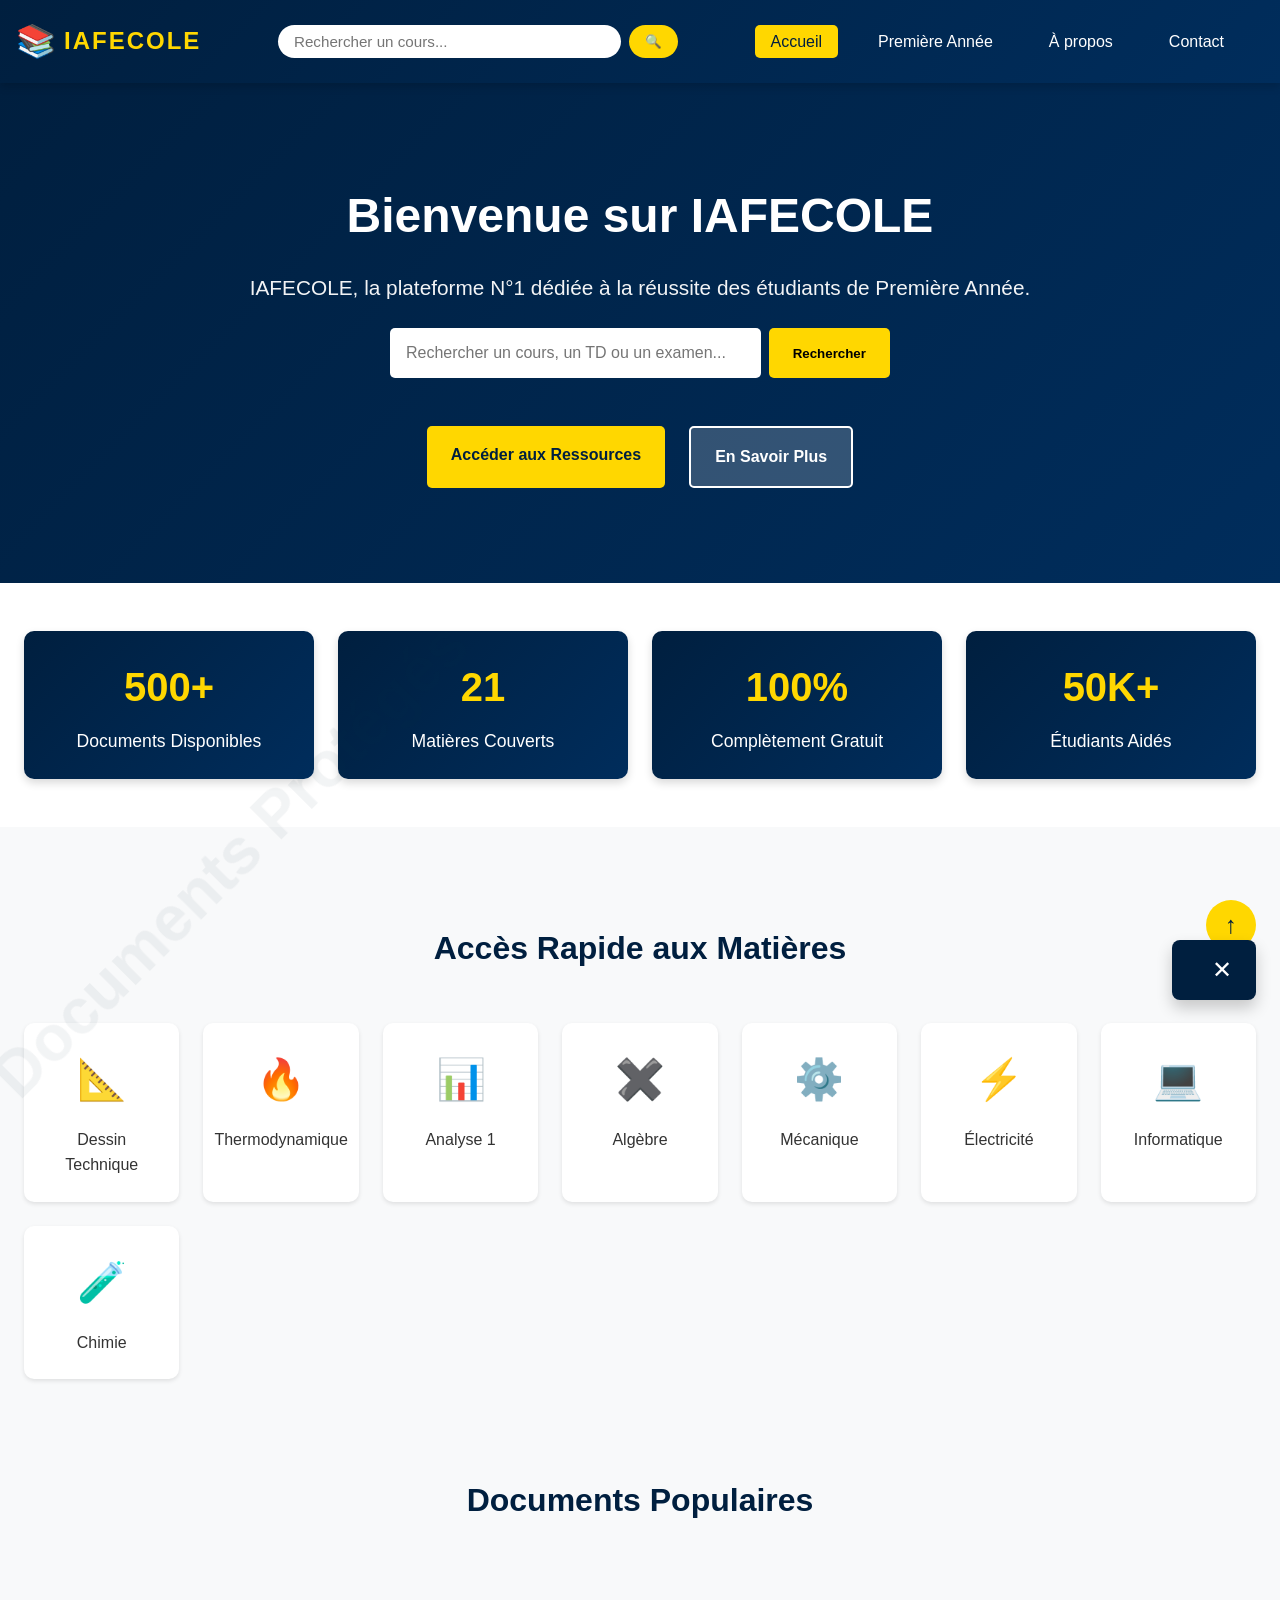
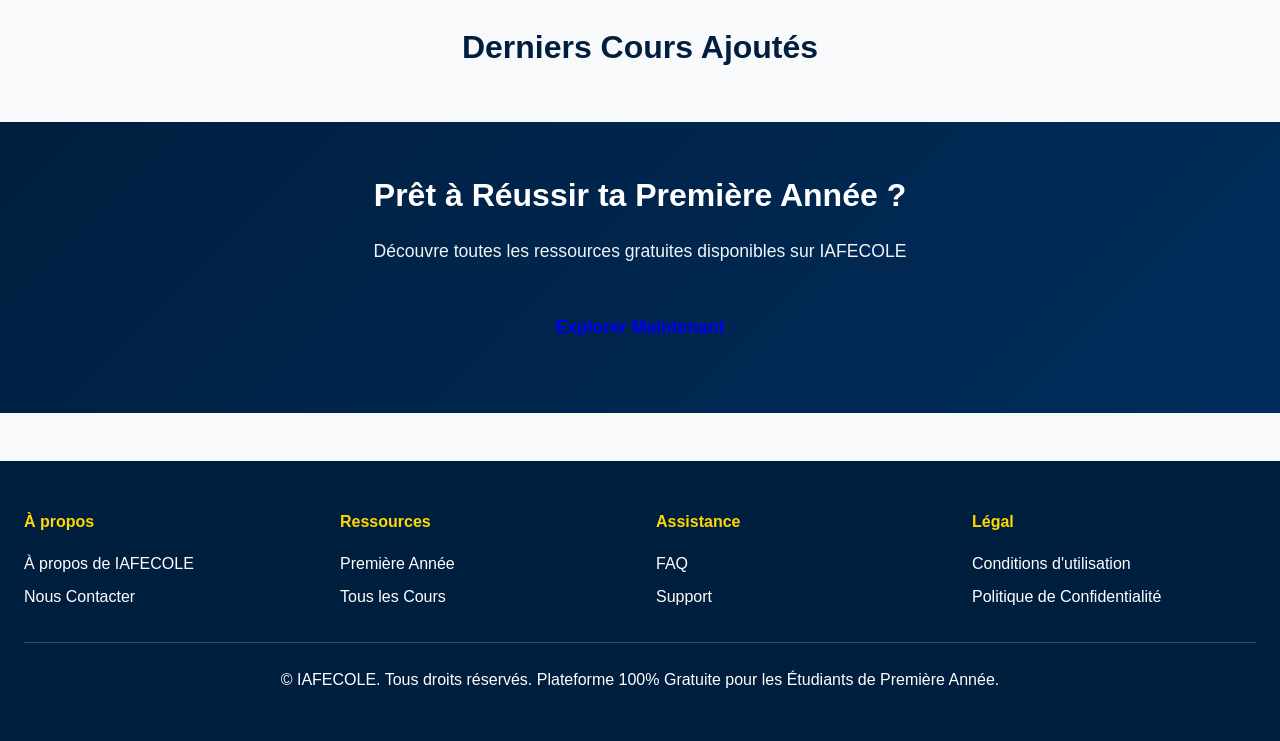
<file: index.html>
<!DOCTYPE html>
<html lang="fr">
<head>
    <meta charset="UTF-8">
    <meta name="viewport" content="width=device-width, initial-scale=1.0">
    <meta name="description" content="IAFECOLE - La plateforme N°1 gratuite pour les étudiants de Première Année. Cours, TD, Examens et Livres PDF gratuits.">
    <meta name="theme-color" content="#001f3f">
    <title>IAFECOLE - Plateforme Éducative N°1 pour la Première Année</title>
    <link rel="stylesheet" href="style.css">
    <link rel="icon" type="image/svg+xml" href="data:image/svg+xml,<svg xmlns='http://www.w3.org/2000/svg' viewBox='0 0 100 100'><rect fill='%23001f3f' width='100' height='100'/><text x='50' y='60' font-size='60' font-weight='bold' fill='%23FFD700' text-anchor='middle'>I</text></svg>">
</head>
<body>
    <!-- Protection et Sécurité -->
    <div class="watermark">IAFECOLE - Documents Protégés</div>

    <!-- Barre de Navigation -->
    <nav class="navbar">
        <div class="nav-container">
            <!-- Menu Hamburger -->
            <button class="hamburger" id="hamburger-btn" aria-label="Menu">
                <span></span>
                <span></span>
                <span></span>
            </button>

            <!-- Logo -->
            <div class="logo">
                <span class="logo-icon">📚</span>
                <span class="logo-text">IAFECOLE</span>
            </div>

            <!-- Barre de Recherche -->
            <div class="search-container">
                <input type="text" class="search-input" id="search-input" placeholder="Rechercher un cours...">
                <button class="search-btn" id="search-btn">🔍</button>
            </div>

            <!-- Menu de Navigation -->
            <ul class="nav-menu" id="nav-menu">
                <li><a href="index.html" class="nav-link active">Accueil</a></li>
                <li><a href="premiere-annee.html" class="nav-link">Première Année</a></li>
                <li><a href="apropos.html" class="nav-link">À propos</a></li>
                <li><a href="contact.html" class="nav-link">Contact</a></li>
                <li><button class="close-btn" id="close-menu">✕</button></li>
            </ul>
        </div>
    </nav>

    <!-- Menu Latéral Coulissant -->
    <aside class="sidebar" id="sidebar">
        <div class="sidebar-content">
            <h3>Navigation</h3>
            <ul class="sidebar-menu">
                <li><a href="index.html">Accueil</a></li>
                <li><a href="premiere-annee.html">Première Année</a></li>
                <li><a href="apropos.html">À propos</a></li>
                <li><a href="contact.html">Contact</a></li>
            </ul>
            <hr>
            <h3>Ressources</h3>
            <ul class="sidebar-menu">
                <li><a href="premiere-annee.html#cours">Cours</a></li>
                <li><a href="premiere-annee.html#td">TD</a></li>
                <li><a href="premiere-annee.html#examens">Examens</a></li>
                <li><a href="premiere-annee.html#livres">Livres</a></li>
            </ul>
        </div>
    </aside>

    <!-- Bannière Héro -->
    <section class="hero">
        <div class="hero-content">
            <h1>Bienvenue sur IAFECOLE</h1>
            <p class="slogan">IAFECOLE, la plateforme N°1 dédiée à la réussite des étudiants de Première Année.</p>
            <div class="hero-search">
                <input type="text" class="hero-search-input" placeholder="Rechercher un cours, un TD ou un examen...">
                <button class="hero-search-btn">Rechercher</button>
            </div>
            <div class="hero-buttons">
                <a href="premiere-annee.html" class="btn btn-primary">Accéder aux Ressources</a>
                <a href="apropos.html" class="btn btn-secondary">En Savoir Plus</a>
            </div>
        </div>
    </section>

    <!-- Notification Toast -->
    <div class="toast" id="toast-notification">
        <span id="toast-message"></span>
        <button class="toast-close" id="toast-close">✕</button>
    </div>

    <!-- Section Statistiques -->
    <section class="stats-section">
        <div class="stats-container">
            <div class="stat-card">
                <h3>500+</h3>
                <p>Documents Disponibles</p>
            </div>
            <div class="stat-card">
                <h3>21</h3>
                <p>Matières Couverts</p>
            </div>
            <div class="stat-card">
                <h3>100%</h3>
                <p>Complètement Gratuit</p>
            </div>
            <div class="stat-card">
                <h3>50K+</h3>
                <p>Étudiants Aidés</p>
            </div>
        </div>
    </section>

    <!-- Section Accès Rapide aux Matières -->
    <section class="quick-access">
        <h2>Accès Rapide aux Matières</h2>
        <div class="subjects-grid">
            <a href="premiere-annee.html#session1" class="subject-card">
                <span class="subject-icon">📐</span>
                <span class="subject-name">Dessin Technique</span>
            </a>
            <a href="premiere-annee.html#session1" class="subject-card">
                <span class="subject-icon">🔥</span>
                <span class="subject-name">Thermodynamique</span>
            </a>
            <a href="premiere-annee.html#session1" class="subject-card">
                <span class="subject-icon">📊</span>
                <span class="subject-name">Analyse 1</span>
            </a>
            <a href="premiere-annee.html#session1" class="subject-card">
                <span class="subject-icon">✖️</span>
                <span class="subject-name">Algèbre</span>
            </a>
            <a href="premiere-annee.html#session1" class="subject-card">
                <span class="subject-icon">⚙️</span>
                <span class="subject-name">Mécanique</span>
            </a>
            <a href="premiere-annee.html#session1" class="subject-card">
                <span class="subject-icon">⚡</span>
                <span class="subject-name">Électricité</span>
            </a>
            <a href="premiere-annee.html#session1" class="subject-card">
                <span class="subject-icon">💻</span>
                <span class="subject-name">Informatique</span>
            </a>
            <a href="premiere-annee.html#session1" class="subject-card">
                <span class="subject-icon">🧪</span>
                <span class="subject-name">Chimie</span>
            </a>
        </div>
    </section>

    <!-- Section Documents Populaires -->
    <section class="popular-docs">
        <h2>Documents Populaires</h2>
        <div class="documents-grid">
            <!-- Les documents seront générés par JavaScript -->
        </div>
    </section>

    <!-- Section Derniers Cours -->
    <section class="latest-courses">
        <h2>Derniers Cours Ajoutés</h2>
        <div class="courses-list">
            <!-- Les cours seront générés par JavaScript -->
        </div>
    </section>

    <!-- Appel à l'Action -->
    <section class="cta-section">
        <h2>Prêt à Réussir ta Première Année ?</h2>
        <p>Découvre toutes les ressources gratuites disponibles sur IAFECOLE</p>
        <a href="premiere-annee.html" class="btn btn-large">Explorer Maintenant</a>
    </section>

    <!-- Pied de Page -->
    <footer class="footer">
        <div class="footer-content">
            <div class="footer-section">
                <h4>À propos</h4>
                <ul>
                    <li><a href="apropos.html">À propos de IAFECOLE</a></li>
                    <li><a href="contact.html">Nous Contacter</a></li>
                </ul>
            </div>
            <div class="footer-section">
                <h4>Ressources</h4>
                <ul>
                    <li><a href="premiere-annee.html">Première Année</a></li>
                    <li><a href="premiere-annee.html">Tous les Cours</a></li>
                </ul>
            </div>
            <div class="footer-section">
                <h4>Assistance</h4>
                <ul>
                    <li><a href="contact.html">FAQ</a></li>
                    <li><a href="contact.html">Support</a></li>
                </ul>
            </div>
            <div class="footer-section">
                <h4>Légal</h4>
                <ul>
                    <li><a href="#">Conditions d'utilisation</a></li>
                    <li><a href="#">Politique de Confidentialité</a></li>
                </ul>
            </div>
        </div>
        <div class="footer-bottom">
            <p>&copy; <span id="current-year"></span> IAFECOLE. Tous droits réservés. Plateforme 100% Gratuite pour les Étudiants de Première Année.</p>
        </div>
    </footer>

    <!-- Bouton Retour en Haut -->
    <button class="back-to-top" id="back-to-top" title="Retour en haut">↑</button>

    <script src="script.js"></script>
</body>
                </html>
</file>
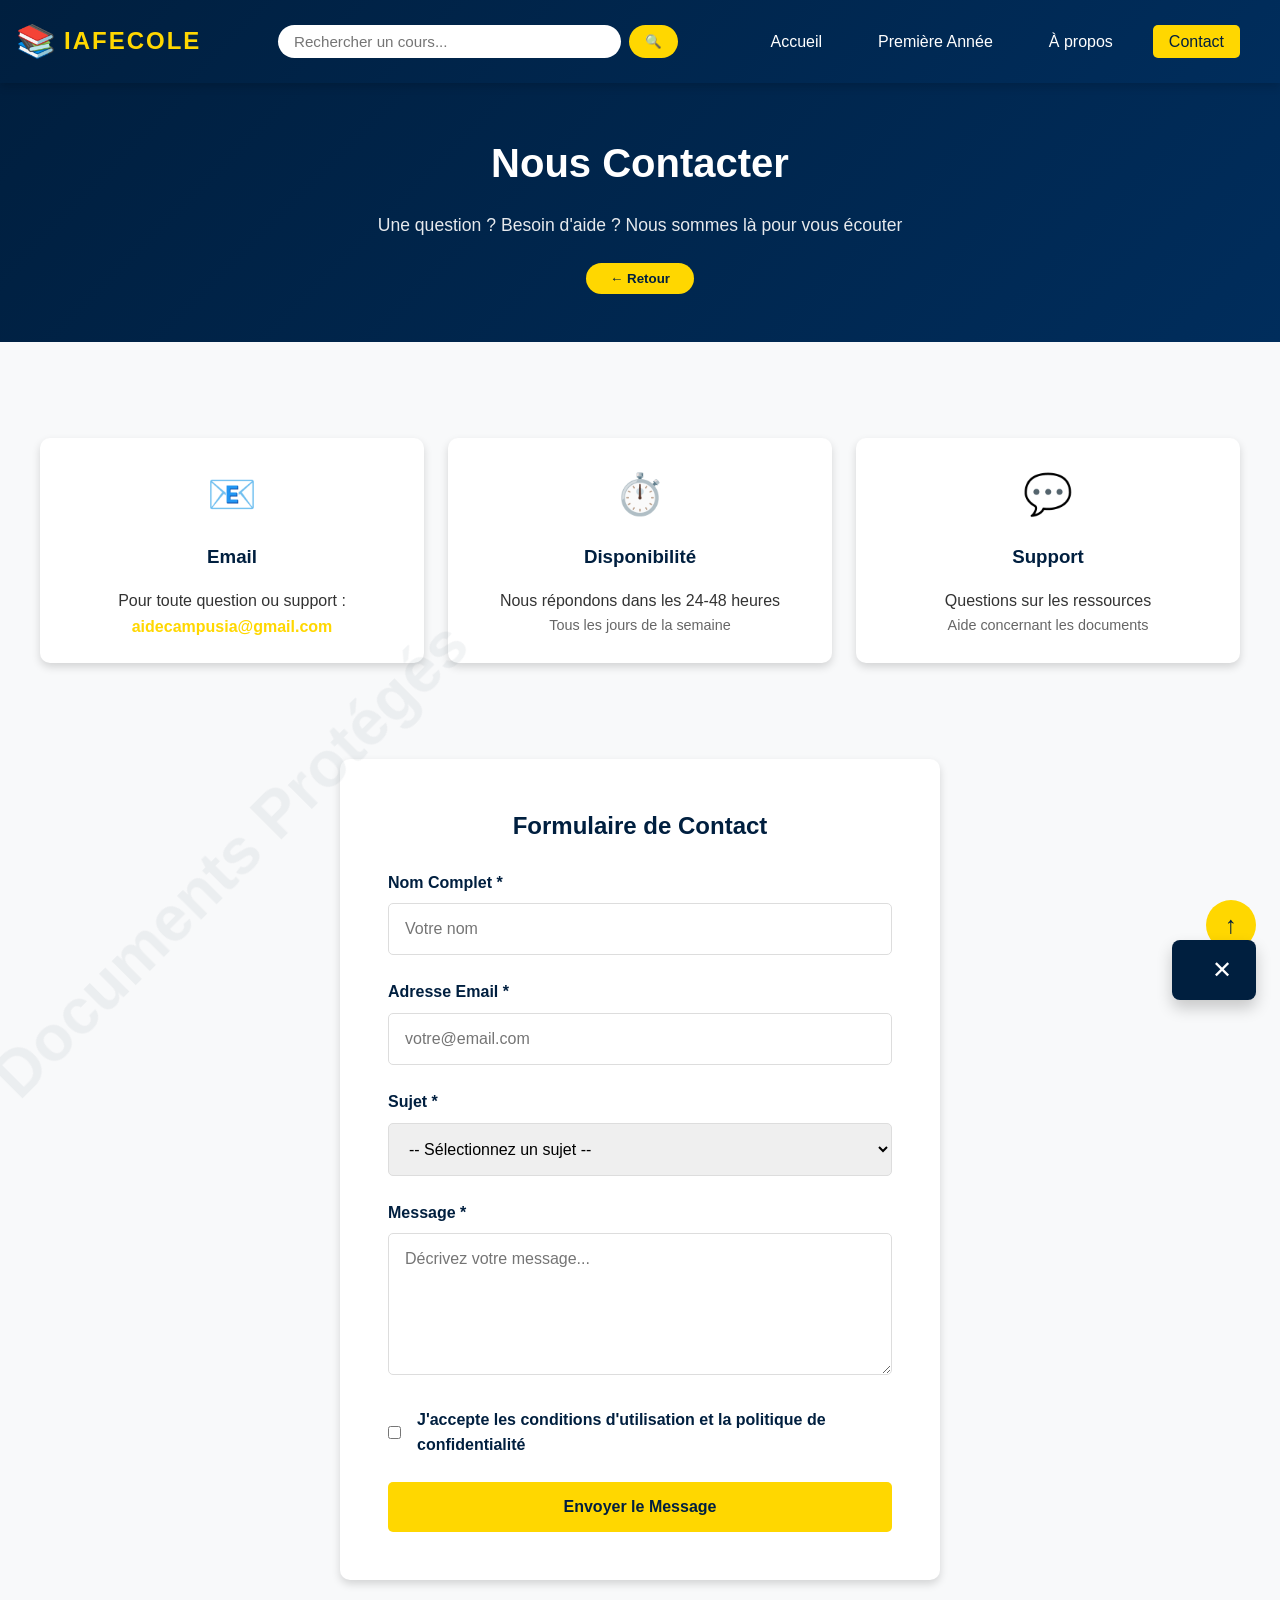
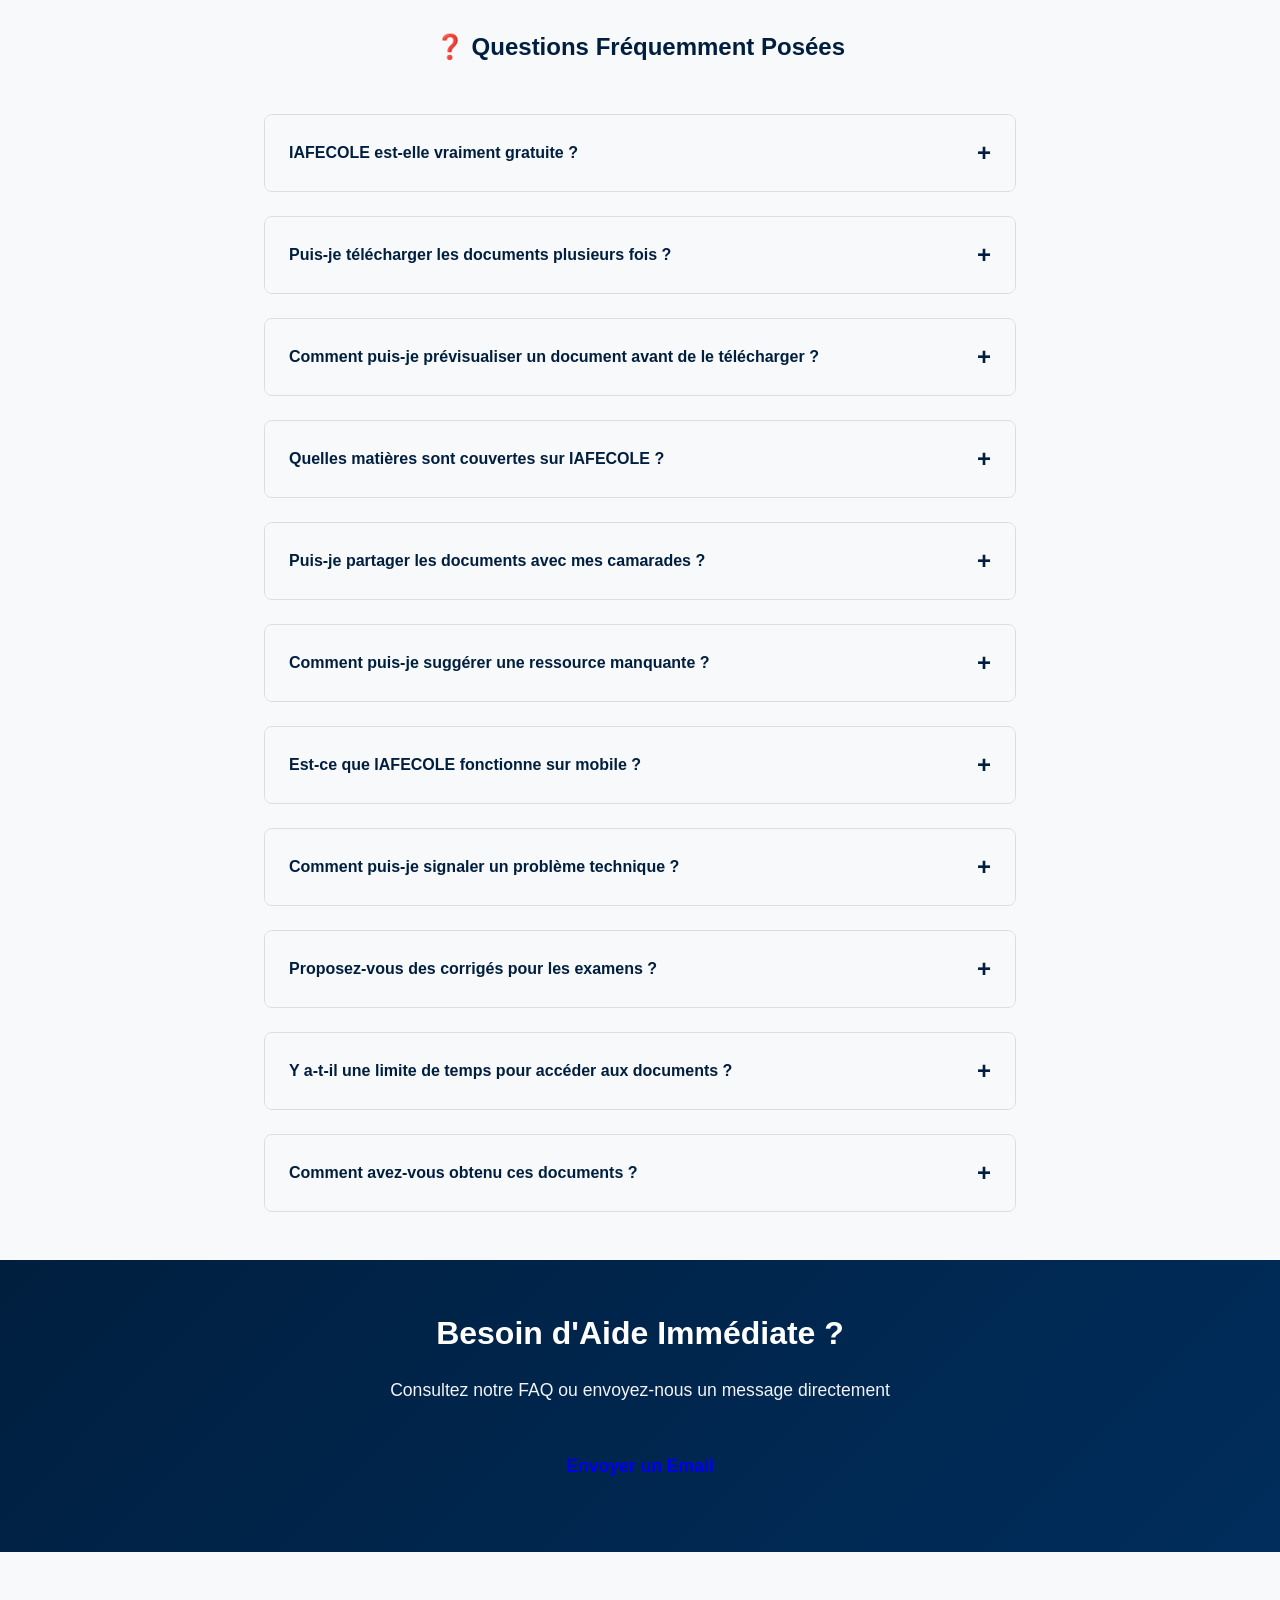
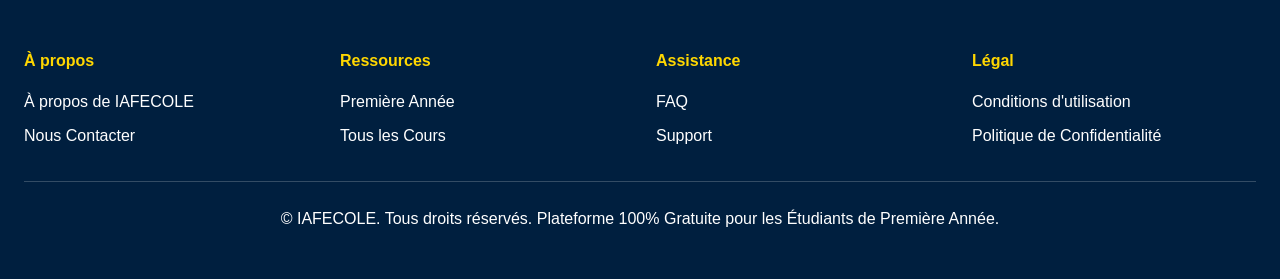
<file: contact.html>
<!DOCTYPE html>
<html lang="fr">
<head>
    <meta charset="UTF-8">
    <meta name="viewport" content="width=device-width, initial-scale=1.0">
    <meta name="description" content="Contact - Nous contacter et trouver les réponses à vos questions sur IAFECOLE.">
    <meta name="theme-color" content="#001f3f">
    <title>Contact - IAFECOLE</title>
    <link rel="stylesheet" href="style.css">
    <link rel="icon" type="image/svg+xml" href="data:image/svg+xml,<svg xmlns='http://www.w3.org/2000/svg' viewBox='0 0 100 100'><rect fill='%23001f3f' width='100' height='100'/><text x='50' y='60' font-size='60' font-weight='bold' fill='%23FFD700' text-anchor='middle'>I</text></svg>">
</head>
<body>
    <!-- Protection et Sécurité -->
    <div class="watermark">IAFECOLE - Documents Protégés</div>

    <!-- Barre de Navigation -->
    <nav class="navbar">
        <div class="nav-container">
            <!-- Menu Hamburger -->
            <button class="hamburger" id="hamburger-btn" aria-label="Menu">
                <span></span>
                <span></span>
                <span></span>
            </button>

            <!-- Logo -->
            <div class="logo">
                <span class="logo-icon">📚</span>
                <span class="logo-text">IAFECOLE</span>
            </div>

            <!-- Barre de Recherche -->
            <div class="search-container">
                <input type="text" class="search-input" id="search-input" placeholder="Rechercher un cours...">
                <button class="search-btn" id="search-btn">🔍</button>
            </div>

            <!-- Menu de Navigation -->
            <ul class="nav-menu" id="nav-menu">
                <li><a href="index.html" class="nav-link">Accueil</a></li>
                <li><a href="premiere-annee.html" class="nav-link">Première Année</a></li>
                <li><a href="apropos.html" class="nav-link">À propos</a></li>
                <li><a href="contact.html" class="nav-link active">Contact</a></li>
                <li><button class="close-btn" id="close-menu">✕</button></li>
            </ul>
        </div>
    </nav>

    <!-- Menu Latéral Coulissant -->
    <aside class="sidebar" id="sidebar">
        <div class="sidebar-content">
            <h3>Navigation</h3>
            <ul class="sidebar-menu">
                <li><a href="index.html">Accueil</a></li>
                <li><a href="premiere-annee.html">Première Année</a></li>
                <li><a href="apropos.html">À propos</a></li>
                <li><a href="contact.html">Contact</a></li>
            </ul>
            <hr>
            <h3>Sections</h3>
            <ul class="sidebar-menu">
                <li><a href="#contact-form">Formulaire</a></li>
                <li><a href="#contact-info">Informations</a></li>
                <li><a href="#faq">FAQ</a></li>
            </ul>
        </div>
    </aside>

    <!-- Notification Toast -->
    <div class="toast" id="toast-notification">
        <span id="toast-message"></span>
        <button class="toast-close" id="toast-close">✕</button>
    </div>

    <!-- En-tête Page -->
    <section class="page-header">
        <h1>Nous Contacter</h1>
        <p>Une question ? Besoin d'aide ? Nous sommes là pour vous écouter</p>
        <button class="back-button" id="back-button">← Retour</button>
    </section>

    <!-- Informations de Contact -->
    <section class="contact-info-section" id="contact-info">
        <div class="contact-info-grid">
            <div class="contact-card">
                <div class="contact-icon">📧</div>
                <h3>Email</h3>
                <p>Pour toute question ou support :</p>
                <a href="mailto:aidecampusia@gmail.com" class="contact-link">aidecampusia@gmail.com</a>
            </div>
            <div class="contact-card">
                <div class="contact-icon">⏱️</div>
                <h3>Disponibilité</h3>
                <p>Nous répondons dans les 24-48 heures</p>
                <p style="font-size: 0.9em; color: #666;">Tous les jours de la semaine</p>
            </div>
            <div class="contact-card">
                <div class="contact-icon">💬</div>
                <h3>Support</h3>
                <p>Questions sur les ressources</p>
                <p style="font-size: 0.9em; color: #666;">Aide concernant les documents</p>
            </div>
        </div>
    </section>

    <!-- Formulaire de Contact -->
    <section class="contact-form-section" id="contact-form">
        <div class="form-container">
            <h2>Formulaire de Contact</h2>
            <form class="contact-form" id="contact-form-element">
                <div class="form-group">
                    <label for="name">Nom Complet *</label>
                    <input type="text" id="name" name="name" required placeholder="Votre nom">
                </div>

                <div class="form-group">
                    <label for="email">Adresse Email *</label>
                    <input type="email" id="email" name="email" required placeholder="votre@email.com">
                </div>

                <div class="form-group">
                    <label for="subject">Sujet *</label>
                    <select id="subject" name="subject" required>
                        <option value="">-- Sélectionnez un sujet --</option>
                        <option value="question">Question sur une ressource</option>
                        <option value="missing">Ressource manquante</option>
                        <option value="problem">Problème technique</option>
                        <option value="suggestion">Suggestion ou amélioration</option>
                        <option value="partnership">Partenariat ou collaboration</option>
                        <option value="other">Autre</option>
                    </select>
                </div>

                <div class="form-group">
                    <label for="message">Message *</label>
                    <textarea id="message" name="message" required placeholder="Décrivez votre message..." rows="6"></textarea>
                </div>

                <div class="form-group checkbox">
                    <input type="checkbox" id="agree" name="agree" required>
                    <label for="agree">J'accepte les conditions d'utilisation et la politique de confidentialité</label>
                </div>

                <button type="submit" class="btn btn-primary btn-submit">Envoyer le Message</button>
            </form>
        </div>
    </section>

    <!-- FAQ - Questions Fréquemment Posées -->
    <section class="faq-section" id="faq">
        <div class="faq-container">
            <h2>❓ Questions Fréquemment Posées</h2>
            
            <div class="faq-item">
                <button class="faq-question">
                    <span>IAFECOLE est-elle vraiment gratuite ?</span>
                    <span class="faq-toggle">+</span>
                </button>
                <div class="faq-answer">
                    <p>Oui, absolument ! IAFECOLE est 100% gratuite. Tous les documents, cours, TD, examens et livres peuvent être téléchargés sans aucun coût. Il n'y a pas d'abonnement caché ni de limitation de téléchargement.</p>
                </div>
            </div>

            <div class="faq-item">
                <button class="faq-question">
                    <span>Puis-je télécharger les documents plusieurs fois ?</span>
                    <span class="faq-toggle">+</span>
                </button>
                <div class="faq-answer">
                    <p>Bien sûr ! Vous pouvez télécharger chaque document autant de fois que vous le souhaitez. Il n'y a aucune restriction sur le nombre de téléchargements.</p>
                </div>
            </div>

            <div class="faq-item">
                <button class="faq-question">
                    <span>Comment puis-je prévisualiser un document avant de le télécharger ?</span>
                    <span class="faq-toggle">+</span>
                </button>
                <div class="faq-answer">
                    <p>Chaque document a un bouton "Voir" qui vous permet de prévisualiser le contenu avant de le télécharger. Cela vous aide à vérifier si c'est exactement ce que vous cherchez.</p>
                </div>
            </div>

            <div class="faq-item">
                <button class="faq-question">
                    <span>Quelles matières sont couvertes sur IAFECOLE ?</span>
                    <span class="faq-toggle">+</span>
                </button>
                <div class="faq-answer">
                    <p>IAFECOLE couvre actuellement 21 matières de première année universitaire, réparties sur deux sessions : Dessin Technique, Thermodynamique, Analyse, Algèbre, Mécanique, Électricité, Technologie de Base, Chimie, Géologie, Technique d'Expression, Anglais, Informatique et bien d'autres.</p>
                </div>
            </div>

            <div class="faq-item">
                <button class="faq-question">
                    <span>Puis-je partager les documents avec mes camarades ?</span>
                    <span class="faq-toggle">+</span>
                </button>
                <div class="faq-answer">
                    <p>Oui, vous pouvez partager IAFECOLE avec vos camarades de classe. C'est d'ailleurs notre objectif que tous les étudiants de première année bénéficient de ces ressources. Chacun peut créer un compte (nous ne demandons pas d'inscription obligatoire pour télécharger).</p>
                </div>
            </div>

            <div class="faq-item">
                <button class="faq-question">
                    <span>Comment puis-je suggérer une ressource manquante ?</span>
                    <span class="faq-toggle">+</span>
                </button>
                <div class="faq-answer">
                    <p>Si vous trouvez qu'une ressource fait défaut, vous pouvez utiliser le formulaire de contact ci-dessus et sélectionner le sujet "Ressource manquante". Nous examinons attentivement chaque suggestion et nous efforçons d'ajouter les ressources demandées.</p>
                </div>
            </div>

            <div class="faq-item">
                <button class="faq-question">
                    <span>Est-ce que IAFECOLE fonctionne sur mobile ?</span>
                    <span class="faq-toggle">+</span>
                </button>
                <div class="faq-answer">
                    <p>Oui ! IAFECOLE est entièrement responsive et fonctionne parfaitement sur tous les appareils : ordinateurs, tablettes et téléphones mobiles. Vous pouvez accéder à vos ressources n'importe où, n'importe quand.</p>
                </div>
            </div>

            <div class="faq-item">
                <button class="faq-question">
                    <span>Comment puis-je signaler un problème technique ?</span>
                    <span class="faq-toggle">+</span>
                </button>
                <div class="faq-answer">
                    <p>Si vous rencontrez un problème technique (lien de téléchargement cassé, document qui n'ouvre pas, etc.), veuillez utiliser le formulaire de contact avec le sujet "Problème technique" et nous décrirez le problème en détail. Nous corrigerons cela rapidement.</p>
                </div>
            </div>

            <div class="faq-item">
                <button class="faq-question">
                    <span>Proposez-vous des corrigés pour les examens ?</span>
                    <span class="faq-toggle">+</span>
                </button>
                <div class="faq-answer">
                    <p>Oui, de nombreux documents incluent des corrigés. Cependant, comme nous construisons notre bibliothèque continuellement, certains corrigés ne sont pas encore disponibles. Si vous cherchez un corrigé manquant, n'hésitez pas à nous le demander.</p>
                </div>
            </div>

            <div class="faq-item">
                <button class="faq-question">
                    <span>Y a-t-il une limite de temps pour accéder aux documents ?</span>
                    <span class="faq-toggle">+</span>
                </button>
                <div class="faq-answer">
                    <p>Non, il n'y a aucune limite de temps. Une fois que vous avez téléchargé un document, il est vôtre pour toujours. Vous pouvez le consulter quand vous le souhaitez et aussi longtemps que vous le souhaitez.</p>
                </div>
            </div>

            <div class="faq-item">
                <button class="faq-question">
                    <span>Comment avez-vous obtenu ces documents ?</span>
                    <span class="faq-toggle">+</span>
                </button>
                <div class="faq-answer">
                    <p>Nos documents proviennent de sources variées : supports officiels d'universités, contributions de professeurs, ressources pédagogiques publiquement disponibles et partages d'étudiants. Tous les documents publiés respectent les droits d'auteur et les conditions légales.</p>
                </div>
            </div>
        </div>
    </section>

    <!-- Appel à l'Action -->
    <section class="cta-section">
        <h2>Besoin d'Aide Immédiate ?</h2>
        <p>Consultez notre FAQ ou envoyez-nous un message directement</p>
        <a href="mailto:aidecampusia@gmail.com" class="btn btn-large">Envoyer un Email</a>
    </section>

    <!-- Pied de Page -->
    <footer class="footer">
        <div class="footer-content">
            <div class="footer-section">
                <h4>À propos</h4>
                <ul>
                    <li><a href="apropos.html">À propos de IAFECOLE</a></li>
                    <li><a href="contact.html">Nous Contacter</a></li>
                </ul>
            </div>
            <div class="footer-section">
                <h4>Ressources</h4>
                <ul>
                    <li><a href="premiere-annee.html">Première Année</a></li>
                    <li><a href="premiere-annee.html">Tous les Cours</a></li>
                </ul>
            </div>
            <div class="footer-section">
                <h4>Assistance</h4>
                <ul>
                    <li><a href="contact.html">FAQ</a></li>
                    <li><a href="contact.html">Support</a></li>
                </ul>
            </div>
            <div class="footer-section">
                <h4>Légal</h4>
                <ul>
                    <li><a href="#">Conditions d'utilisation</a></li>
                    <li><a href="#">Politique de Confidentialité</a></li>
                </ul>
            </div>
        </div>
        <div class="footer-bottom">
            <p>&copy; <span id="current-year"></span> IAFECOLE. Tous droits réservés. Plateforme 100% Gratuite pour les Étudiants de Première Année.</p>
        </div>
    </footer>

    <!-- Bouton Retour en Haut -->
    <button class="back-to-top" id="back-to-top" title="Retour en haut">↑</button>

    <script src="script.js"></script>
</body>
      </html>
</file>
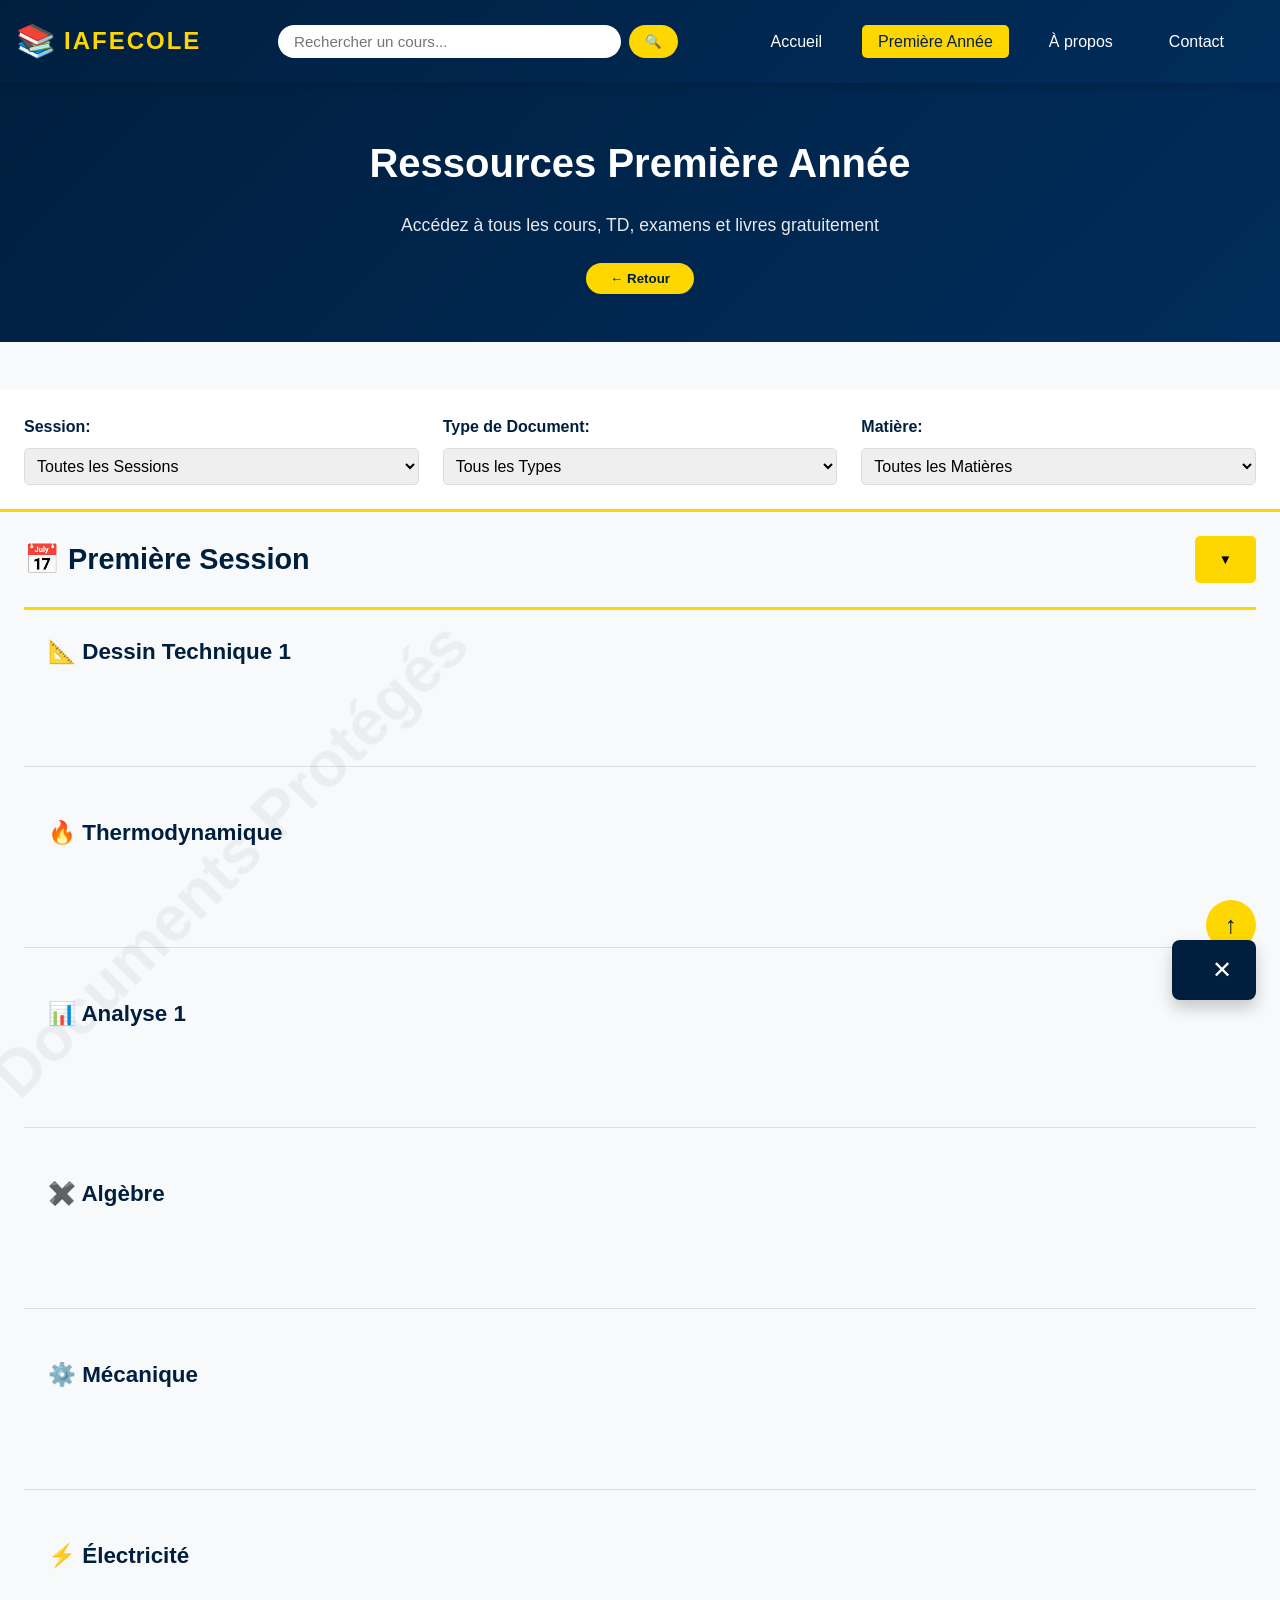
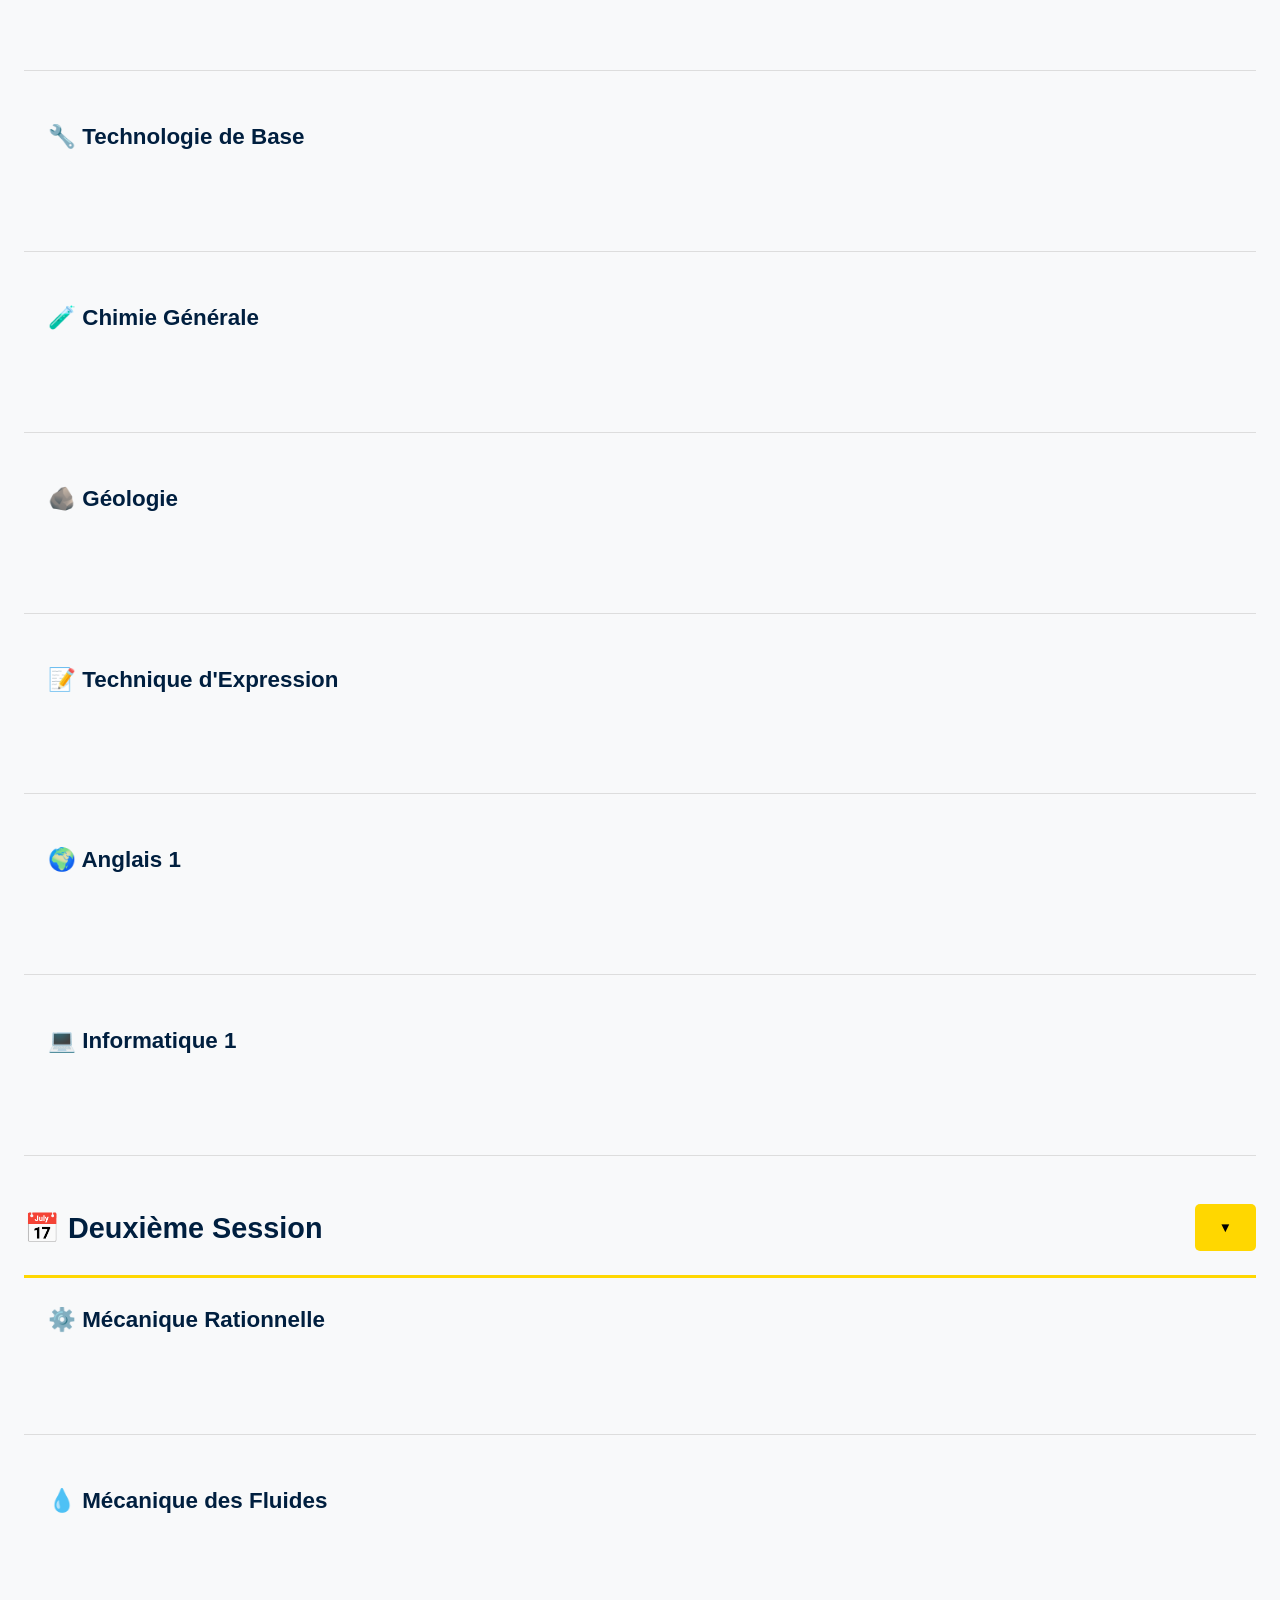
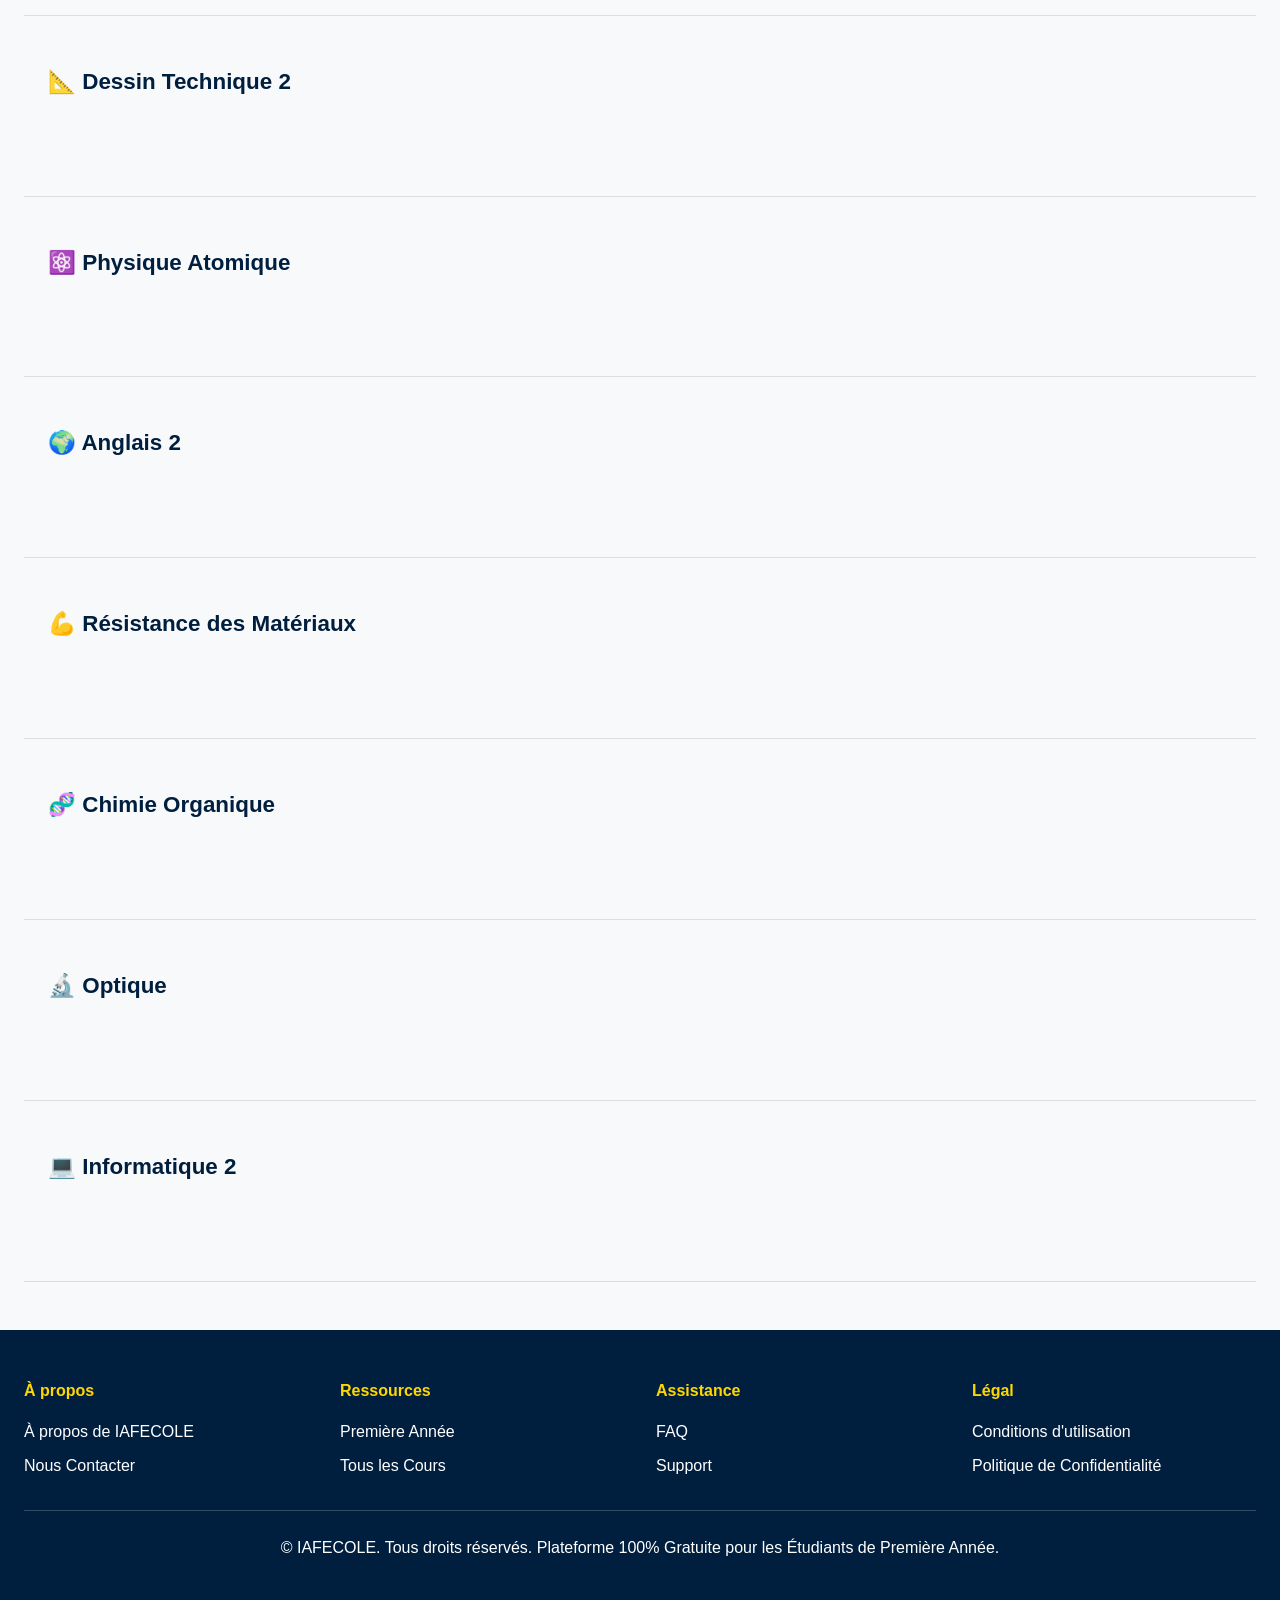
<file: premiere-annee.html>
<!DOCTYPE html>
<html lang="fr">
<head>
    <meta charset="UTF-8">
    <meta name="viewport" content="width=device-width, initial-scale=1.0">
    <meta name="description" content="Ressources Première Année - Cours, TD, Examens et Livres gratuits pour les étudiants de première année universitaire.">
    <meta name="theme-color" content="#001f3f">
    <title>Première Année - IAFECOLE</title>
    <link rel="stylesheet" href="style.css">
    <link rel="icon" type="image/svg+xml" href="data:image/svg+xml,<svg xmlns='http://www.w3.org/2000/svg' viewBox='0 0 100 100'><rect fill='%23001f3f' width='100' height='100'/><text x='50' y='60' font-size='60' font-weight='bold' fill='%23FFD700' text-anchor='middle'>I</text></svg>">
</head>
<body>
    <!-- Protection et Sécurité -->
    <div class="watermark">IAFECOLE - Documents Protégés</div>

    <!-- Barre de Navigation -->
    <nav class="navbar">
        <div class="nav-container">
            <!-- Menu Hamburger -->
            <button class="hamburger" id="hamburger-btn" aria-label="Menu">
                <span></span>
                <span></span>
                <span></span>
            </button>

            <!-- Logo -->
            <div class="logo">
                <span class="logo-icon">📚</span>
                <span class="logo-text">IAFECOLE</span>
            </div>

            <!-- Barre de Recherche -->
            <div class="search-container">
                <input type="text" class="search-input" id="search-input" placeholder="Rechercher un cours...">
                <button class="search-btn" id="search-btn">🔍</button>
            </div>

            <!-- Menu de Navigation -->
            <ul class="nav-menu" id="nav-menu">
                <li><a href="index.html" class="nav-link">Accueil</a></li>
                <li><a href="premiere-annee.html" class="nav-link active">Première Année</a></li>
                <li><a href="apropos.html" class="nav-link">À propos</a></li>
                <li><a href="contact.html" class="nav-link">Contact</a></li>
                <li><button class="close-btn" id="close-menu">✕</button></li>
            </ul>
        </div>
    </nav>

    <!-- Menu Latéral Coulissant -->
    <aside class="sidebar" id="sidebar">
        <div class="sidebar-content">
            <h3>Navigation</h3>
            <ul class="sidebar-menu">
                <li><a href="index.html">Accueil</a></li>
                <li><a href="premiere-annee.html">Première Année</a></li>
                <li><a href="apropos.html">À propos</a></li>
                <li><a href="contact.html">Contact</a></li>
            </ul>
            <hr>
            <h3>Sessions</h3>
            <ul class="sidebar-menu">
                <li><a href="#session1">Première Session</a></li>
                <li><a href="#session2">Deuxième Session</a></li>
            </ul>
        </div>
    </aside>

    <!-- Notification Toast -->
    <div class="toast" id="toast-notification">
        <span id="toast-message"></span>
        <button class="toast-close" id="toast-close">✕</button>
    </div>

    <!-- En-tête Page -->
    <section class="page-header">
        <h1>Ressources Première Année</h1>
        <p>Accédez à tous les cours, TD, examens et livres gratuitement</p>
        <button class="back-button" id="back-button">← Retour</button>
    </section>

    <!-- Filtre et Options -->
    <section class="filter-section">
        <div class="filter-container">
            <div class="filter-group">
                <label for="session-filter">Session:</label>
                <select id="session-filter">
                    <option value="all">Toutes les Sessions</option>
                    <option value="session1">Première Session</option>
                    <option value="session2">Deuxième Session</option>
                </select>
            </div>
            <div class="filter-group">
                <label for="type-filter">Type de Document:</label>
                <select id="type-filter">
                    <option value="all">Tous les Types</option>
                    <option value="cours">Cours</option>
                    <option value="td">TD</option>
                    <option value="cc">Contrôles Continus</option>
                    <option value="examen">Examens</option>
                    <option value="livre">Livres</option>
                    <option value="corrige">Corrigés</option>
                </select>
            </div>
            <div class="filter-group">
                <label for="subject-filter">Matière:</label>
                <select id="subject-filter">
                    <option value="all">Toutes les Matières</option>
                    <option value="dessin-technique-1">Dessin Technique 1</option>
                    <option value="thermodynamique">Thermodynamique</option>
                    <option value="analyse-1">Analyse 1</option>
                    <option value="algebre">Algèbre</option>
                    <option value="mecanique">Mécanique</option>
                    <option value="electricite">Électricité</option>
                    <option value="technologie-base">Technologie de Base</option>
                    <option value="chimie-generale">Chimie Générale</option>
                    <option value="geologie">Géologie</option>
                    <option value="technique-expression">Technique d'Expression</option>
                    <option value="anglais-1">Anglais 1</option>
                    <option value="informatique-1">Informatique 1</option>
                </select>
            </div>
        </div>
    </section>

    <!-- PREMIÈRE SESSION -->
    <section class="session-section" id="session1">
        <div class="session-header">
            <h2>📅 Première Session</h2>
            <button class="toggle-session" id="toggle-session1">▼</button>
        </div>

        <!-- Dessin Technique 1 -->
        <div class="subject-section" id="dessin-technique-1">
            <h3>📐 Dessin Technique 1</h3>
            <div class="documents-grid" id="docs-dessin-technique-1">
                <!-- Documents générés par JavaScript -->
            </div>
        </div>

        <!-- Thermodynamique -->
        <div class="subject-section" id="thermodynamique">
            <h3>🔥 Thermodynamique</h3>
            <div class="documents-grid" id="docs-thermodynamique">
                <!-- Documents générés par JavaScript -->
            </div>
        </div>

        <!-- Analyse 1 -->
        <div class="subject-section" id="analyse-1">
            <h3>📊 Analyse 1</h3>
            <div class="documents-grid" id="docs-analyse-1">
                <!-- Documents générés par JavaScript -->
            </div>
        </div>

        <!-- Algèbre -->
        <div class="subject-section" id="algebre">
            <h3>✖️ Algèbre</h3>
            <div class="documents-grid" id="docs-algebre">
                <!-- Documents générés par JavaScript -->
            </div>
        </div>

        <!-- Mécanique -->
        <div class="subject-section" id="mecanique">
            <h3>⚙️ Mécanique</h3>
            <div class="documents-grid" id="docs-mecanique">
                <!-- Documents générés par JavaScript -->
            </div>
        </div>

        <!-- Électricité -->
        <div class="subject-section" id="electricite">
            <h3>⚡ Électricité</h3>
            <div class="documents-grid" id="docs-electricite">
                <!-- Documents générés par JavaScript -->
            </div>
        </div>

        <!-- Technologie de Base -->
        <div class="subject-section" id="technologie-base">
            <h3>🔧 Technologie de Base</h3>
            <div class="documents-grid" id="docs-technologie-base">
                <!-- Documents générés par JavaScript -->
            </div>
        </div>

        <!-- Chimie Générale -->
        <div class="subject-section" id="chimie-generale">
            <h3>🧪 Chimie Générale</h3>
            <div class="documents-grid" id="docs-chimie-generale">
                <!-- Documents générés par JavaScript -->
            </div>
        </div>

        <!-- Géologie -->
        <div class="subject-section" id="geologie">
            <h3>🪨 Géologie</h3>
            <div class="documents-grid" id="docs-geologie">
                <!-- Documents générés par JavaScript -->
            </div>
        </div>

        <!-- Technique d'Expression -->
        <div class="subject-section" id="technique-expression">
            <h3>📝 Technique d'Expression</h3>
            <div class="documents-grid" id="docs-technique-expression">
                <!-- Documents générés par JavaScript -->
            </div>
        </div>

        <!-- Anglais 1 -->
        <div class="subject-section" id="anglais-1">
            <h3>🌍 Anglais 1</h3>
            <div class="documents-grid" id="docs-anglais-1">
                <!-- Documents générés par JavaScript -->
            </div>
        </div>

        <!-- Informatique 1 -->
        <div class="subject-section" id="informatique-1">
            <h3>💻 Informatique 1</h3>
            <div class="documents-grid" id="docs-informatique-1">
                <!-- Documents générés par JavaScript -->
            </div>
        </div>
    </section>

    <!-- DEUXIÈME SESSION -->
    <section class="session-section" id="session2">
        <div class="session-header">
            <h2>📅 Deuxième Session</h2>
            <button class="toggle-session" id="toggle-session2">▼</button>
        </div>

        <!-- Mécanique Rationnelle -->
        <div class="subject-section" id="mecanique-rationnelle">
            <h3>⚙️ Mécanique Rationnelle</h3>
            <div class="documents-grid" id="docs-mecanique-rationnelle">
                <!-- Documents générés par JavaScript -->
            </div>
        </div>

        <!-- Mécanique des Fluides -->
        <div class="subject-section" id="mecanique-fluides">
            <h3>💧 Mécanique des Fluides</h3>
            <div class="documents-grid" id="docs-mecanique-fluides">
                <!-- Documents générés par JavaScript -->
            </div>
        </div>

        <!-- Dessin Technique 2 -->
        <div class="subject-section" id="dessin-technique-2">
            <h3>📐 Dessin Technique 2</h3>
            <div class="documents-grid" id="docs-dessin-technique-2">
                <!-- Documents générés par JavaScript -->
            </div>
        </div>

        <!-- Physique Atomique -->
        <div class="subject-section" id="physique-atomique">
            <h3>⚛️ Physique Atomique</h3>
            <div class="documents-grid" id="docs-physique-atomique">
                <!-- Documents générés par JavaScript -->
            </div>
        </div>

        <!-- Anglais 2 -->
        <div class="subject-section" id="anglais-2">
            <h3>🌍 Anglais 2</h3>
            <div class="documents-grid" id="docs-anglais-2">
                <!-- Documents générés par JavaScript -->
            </div>
        </div>

        <!-- Résistance des Matériaux -->
        <div class="subject-section" id="resistance-materiaux">
            <h3>💪 Résistance des Matériaux</h3>
            <div class="documents-grid" id="docs-resistance-materiaux">
                <!-- Documents générés par JavaScript -->
            </div>
        </div>

        <!-- Chimie Organique -->
        <div class="subject-section" id="chimie-organique">
            <h3>🧬 Chimie Organique</h3>
            <div class="documents-grid" id="docs-chimie-organique">
                <!-- Documents générés par JavaScript -->
            </div>
        </div>

        <!-- Optique -->
        <div class="subject-section" id="optique">
            <h3>🔬 Optique</h3>
            <div class="documents-grid" id="docs-optique">
                <!-- Documents générés par JavaScript -->
            </div>
        </div>

        <!-- Informatique 2 -->
        <div class="subject-section" id="informatique-2">
            <h3>💻 Informatique 2</h3>
            <div class="documents-grid" id="docs-informatique-2">
                <!-- Documents générés par JavaScript -->
            </div>
        </div>
    </section>

    <!-- Modal de Prévisualisation -->
    <div class="modal" id="preview-modal">
        <div class="modal-content">
            <button class="modal-close" id="modal-close">✕</button>
            <div class="modal-body">
                <h2 id="modal-title"></h2>
                <div class="modal-preview" id="modal-preview">
                    <!-- Contenu de prévisualisation -->
                </div>
                <button class="btn btn-primary" id="modal-download-btn">Télécharger le Document</button>
            </div>
        </div>
    </div>

    <!-- Pied de Page -->
    <footer class="footer">
        <div class="footer-content">
            <div class="footer-section">
                <h4>À propos</h4>
                <ul>
                    <li><a href="apropos.html">À propos de IAFECOLE</a></li>
                    <li><a href="contact.html">Nous Contacter</a></li>
                </ul>
            </div>
            <div class="footer-section">
                <h4>Ressources</h4>
                <ul>
                    <li><a href="premiere-annee.html">Première Année</a></li>
                    <li><a href="premiere-annee.html">Tous les Cours</a></li>
                </ul>
            </div>
            <div class="footer-section">
                <h4>Assistance</h4>
                <ul>
                    <li><a href="contact.html">FAQ</a></li>
                    <li><a href="contact.html">Support</a></li>
                </ul>
            </div>
            <div class="footer-section">
                <h4>Légal</h4>
                <ul>
                    <li><a href="#">Conditions d'utilisation</a></li>
                    <li><a href="#">Politique de Confidentialité</a></li>
                </ul>
            </div>
        </div>
        <div class="footer-bottom">
            <p>&copy; <span id="current-year"></span> IAFECOLE. Tous droits réservés. Plateforme 100% Gratuite pour les Étudiants de Première Année.</p>
        </div>
    </footer>

    <!-- Bouton Retour en Haut -->
    <button class="back-to-top" id="back-to-top" title="Retour en haut">↑</button>

    <script src="script.js"></script>
</body>
  </html>
</file>
<file: style.css>
/* ===================================
   IAFECOLE - STYLE.CSS
   Plateforme Éducative Universitaire
   Couleurs: Bleu Foncé, Blanc, Or
   ==================================== */

/* ===== VARIABLES CSS ===== */
:root {
    /* Couleurs Principales */
    --primary-color: #001f3f;      /* Bleu Foncé */
    --secondary-color: #FFD700;    /* Or */
    --text-color: #333;            /* Texte Noir */
    --light-bg: #f8f9fa;           /* Fond Clair */
    --white: #ffffff;              /* Blanc */
    --border-color: #ddd;          /* Bordures */
    --success: #28a745;            /* Succès */
    --danger: #dc3545;             /* Danger */
    --warning: #ffc107;            /* Attention */
    --info: #17a2b8;               /* Information */

    /* Espacements */
    --spacing-xs: 4px;
    --spacing-sm: 8px;
    --spacing-md: 16px;
    --spacing-lg: 24px;
    --spacing-xl: 32px;
    --spacing-2xl: 48px;

    /* Ombres */
    --shadow-sm: 0 2px 4px rgba(0, 0, 0, 0.1);
    --shadow-md: 0 4px 8px rgba(0, 0, 0, 0.15);
    --shadow-lg: 0 8px 16px rgba(0, 0, 0, 0.2);
    --shadow-xl: 0 12px 24px rgba(0, 0, 0, 0.25);

    /* Transitions */
    --transition: all 0.3s ease;
}

/* ===== RÉINITIALISATION ET BASE ===== */
* {
    margin: 0;
    padding: 0;
    box-sizing: border-box;
}

html {
    scroll-behavior: smooth;
}

body {
    font-family: 'Segoe UI', Tahoma, Geneva, Verdana, sans-serif;
    color: var(--text-color);
    background-color: var(--light-bg);
    line-height: 1.6;
    overflow-x: hidden;
}

/* ===== FILIGRANE ===== */
.watermark {
    position: fixed;
    top: 50%;
    left: 50%;
    transform: translate(-50%, -50%) rotate(-45deg);
    font-size: 4rem;
    color: rgba(0, 31, 63, 0.05);
    font-weight: bold;
    pointer-events: none;
    z-index: 1;
    white-space: nowrap;
    width: 200%;
}

/* ===== NAVIGATION PRINCIPALE ===== */
.navbar {
    background: linear-gradient(135deg, var(--primary-color) 0%, #002d5c 100%);
    padding: var(--spacing-md) 0;
    position: sticky;
    top: 0;
    z-index: 1000;
    box-shadow: var(--shadow-md);
}

.nav-container {
    max-width: 1400px;
    margin: 0 auto;
    padding: 0 var(--spacing-md);
    display: flex;
    align-items: center;
    justify-content: space-between;
    gap: var(--spacing-md);
}

.hamburger {
    display: none;
    flex-direction: column;
    background: none;
    border: none;
    cursor: pointer;
    gap: 5px;
}

.hamburger span {
    width: 25px;
    height: 3px;
    background-color: var(--secondary-color);
    border-radius: 2px;
    transition: var(--transition);
}

.hamburger.active span:nth-child(1) {
    transform: rotate(45deg) translate(10px, 10px);
}

.hamburger.active span:nth-child(2) {
    opacity: 0;
}

.hamburger.active span:nth-child(3) {
    transform: rotate(-45deg) translate(7px, -7px);
}

/* Logo */
.logo {
    display: flex;
    align-items: center;
    gap: var(--spacing-sm);
    font-weight: bold;
    font-size: 1.5rem;
    color: var(--white);
    text-decoration: none;
    min-width: 150px;
}

.logo-icon {
    font-size: 2rem;
}

.logo-text {
    color: var(--secondary-color);
    font-weight: 800;
    letter-spacing: 2px;
}

/* Barre de Recherche */
.search-container {
    display: flex;
    gap: var(--spacing-sm);
    flex: 1;
    max-width: 400px;
}

.search-input {
    flex: 1;
    padding: var(--spacing-sm) var(--spacing-md);
    border: none;
    border-radius: 25px;
    font-size: 0.95rem;
    transition: var(--transition);
}

.search-input:focus {
    outline: none;
    box-shadow: 0 0 0 3px rgba(255, 215, 0, 0.3);
}

.search-btn {
    padding: var(--spacing-sm) var(--spacing-md);
    background-color: var(--secondary-color);
    border: none;
    border-radius: 25px;
    cursor: pointer;
    font-weight: bold;
    transition: var(--transition);
}

.search-btn:hover {
    background-color: #ffed4e;
    transform: scale(1.05);
}

/* Menu Navigation */
.nav-menu {
    display: flex;
    list-style: none;
    gap: var(--spacing-lg);
    align-items: center;
}

.nav-link {
    color: var(--white);
    text-decoration: none;
    font-weight: 500;
    transition: var(--transition);
    padding: var(--spacing-sm) var(--spacing-md);
    border-radius: 5px;
}

.nav-link:hover,
.nav-link.active {
    background-color: var(--secondary-color);
    color: var(--primary-color);
}

.close-btn {
    display: none;
    background: none;
    border: none;
    color: var(--white);
    font-size: 1.5rem;
    cursor: pointer;
}

/* ===== MENU LATÉRAL ===== */
.sidebar {
    position: fixed;
    left: -300px;
    top: 0;
    width: 300px;
    height: 100vh;
    background-color: var(--primary-color);
    color: var(--white);
    padding-top: 80px;
    transition: var(--transition);
    z-index: 999;
    overflow-y: auto;
}

.sidebar.active {
    left: 0;
}

.sidebar-content {
    padding: var(--spacing-lg);
}

.sidebar-content h3 {
    margin-bottom: var(--spacing-md);
    color: var(--secondary-color);
    font-size: 1.1rem;
}

.sidebar-menu {
    list-style: none;
}

.sidebar-menu li {
    margin-bottom: var(--spacing-md);
}

.sidebar-menu a {
    color: var(--white);
    text-decoration: none;
    transition: var(--transition);
    display: block;
    padding: var(--spacing-sm) var(--spacing-md);
    border-radius: 5px;
}

.sidebar-menu a:hover {
    background-color: var(--secondary-color);
    color: var(--primary-color);
}

.sidebar-content hr {
    border: none;
    border-top: 1px solid rgba(255, 255, 255, 0.2);
    margin: var(--spacing-lg) 0;
}

/* ===== NOTIFICATION TOAST ===== */
.toast {
    position: fixed;
    bottom: -100px;
    right: var(--spacing-lg);
    background-color: var(--primary-color);
    color: var(--white);
    padding: var(--spacing-md) var(--spacing-lg);
    border-radius: 8px;
    box-shadow: var(--shadow-lg);
    display: flex;
    align-items: center;
    gap: var(--spacing-md);
    z-index: 2000;
    transition: var(--transition);
    max-width: 400px;
}

.toast.show {
    bottom: var(--spacing-lg);
}

.toast-close {
    background: none;
    border: none;
    color: var(--white);
    font-size: 1.5rem;
    cursor: pointer;
    padding: 0;
}

/* ===== EN-TÊTE PAGE ===== */
.page-header {
    background: linear-gradient(135deg, var(--primary-color) 0%, #002d5c 100%);
    color: var(--white);
    padding: var(--spacing-2xl) var(--spacing-lg);
    text-align: center;
    margin-bottom: var(--spacing-2xl);
}

.page-header h1 {
    font-size: 2.5rem;
    margin-bottom: var(--spacing-md);
}

.page-header p {
    font-size: 1.1rem;
    opacity: 0.9;
}

.back-button {
    background-color: var(--secondary-color);
    color: var(--primary-color);
    border: none;
    padding: var(--spacing-sm) var(--spacing-lg);
    border-radius: 25px;
    cursor: pointer;
    font-weight: bold;
    margin-top: var(--spacing-lg);
    transition: var(--transition);
}

.back-button:hover {
    background-color: #ffed4e;
    transform: translateX(-5px);
}

/* ===== BANNIÈRE HÉRO ===== */
.hero {
    background: linear-gradient(135deg, var(--primary-color) 0%, #002d5c 100%);
    color: var(--white);
    padding: var(--spacing-2xl) var(--spacing-lg);
    text-align: center;
    min-height: 500px;
    display: flex;
    align-items: center;
    justify-content: center;
}

.hero-content {
    max-width: 800px;
}

.hero h1 {
    font-size: 3rem;
    margin-bottom: var(--spacing-md);
    animation: slideDown 0.8s ease;
}

.slogan {
    font-size: 1.3rem;
    margin-bottom: var(--spacing-lg);
    opacity: 0.95;
}

.hero-search {
    display: flex;
    gap: var(--spacing-sm);
    margin-bottom: var(--spacing-2xl);
    max-width: 500px;
    margin-left: auto;
    margin-right: auto;
}

.hero-search-input {
    flex: 1;
    padding: var(--spacing-md);
    border: none;
    border-radius: 5px;
    font-size: 1rem;
}

.hero-search-btn {
    padding: var(--spacing-md) var(--spacing-lg);
    background-color: var(--secondary-color);
    border: none;
    border-radius: 5px;
    cursor: pointer;
    font-weight: bold;
    transition: var(--transition);
}

.hero-search-btn:hover {
    background-color: #ffed4e;
    transform: scale(1.05);
}

.hero-buttons {
    display: flex;
    gap: var(--spacing-lg);
    justify-content: center;
}

/* ===== BOUTONS ===== */
.btn {
    display: inline-block;
    padding: var(--spacing-md) var(--spacing-lg);
    border: none;
    border-radius: 5px;
    cursor: pointer;
    font-weight: bold;
    text-decoration: none;
    transition: var(--transition);
    font-size: 1rem;
}

.btn-primary {
    background-color: var(--secondary-color);
    color: var(--primary-color);
}

.btn-primary:hover {
    background-color: #ffed4e;
    transform: translateY(-3px);
    box-shadow: var(--shadow-lg);
}

.btn-secondary {
    background-color: rgba(255, 255, 255, 0.2);
    color: var(--white);
    border: 2px solid var(--white);
}

.btn-secondary:hover {
    background-color: var(--white);
    color: var(--primary-color);
}

.btn-large {
    padding: var(--spacing-lg) var(--spacing-2xl);
    font-size: 1.1rem;
}

.btn-submit {
    width: 100%;
}

/* ===== SECTION STATISTIQUES ===== */
.stats-section {
    padding: var(--spacing-2xl) var(--spacing-lg);
    background-color: var(--white);
    margin-bottom: var(--spacing-2xl);
}

.stats-container {
    max-width: 1400px;
    margin: 0 auto;
    display: grid;
    grid-template-columns: repeat(auto-fit, minmax(250px, 1fr));
    gap: var(--spacing-lg);
}

.stat-card {
    background: linear-gradient(135deg, var(--primary-color) 0%, #002d5c 100%);
    color: var(--white);
    padding: var(--spacing-lg);
    border-radius: 10px;
    text-align: center;
    box-shadow: var(--shadow-md);
    transition: var(--transition);
}

.stat-card:hover {
    transform: translateY(-10px);
    box-shadow: var(--shadow-lg);
}

.stat-card h3 {
    font-size: 2.5rem;
    color: var(--secondary-color);
    margin-bottom: var(--spacing-sm);
}

.stat-card p {
    font-size: 1.1rem;
}

/* ===== SECTION ACCÈS RAPIDE ===== */
.quick-access {
    padding: var(--spacing-2xl) var(--spacing-lg);
    background-color: var(--light-bg);
    margin-bottom: var(--spacing-2xl);
}

.quick-access h2,
.popular-docs h2,
.latest-courses h2 {
    text-align: center;
    font-size: 2rem;
    margin-bottom: var(--spacing-2xl);
    color: var(--primary-color);
}

.subjects-grid {
    max-width: 1400px;
    margin: 0 auto;
    display: grid;
    grid-template-columns: repeat(auto-fit, minmax(150px, 1fr));
    gap: var(--spacing-lg);
}

.subject-card {
    background-color: var(--white);
    padding: var(--spacing-lg);
    border-radius: 10px;
    text-align: center;
    box-shadow: var(--shadow-sm);
    transition: var(--transition);
    cursor: pointer;
    text-decoration: none;
    color: var(--text-color);
    display: flex;
    flex-direction: column;
    align-items: center;
    gap: var(--spacing-md);
}

.subject-card:hover {
    transform: translateY(-8px);
    box-shadow: var(--shadow-lg);
    background: linear-gradient(135deg, var(--primary-color) 0%, #002d5c 100%);
    color: var(--white);
}

.subject-icon {
    font-size: 2.5rem;
}

/* ===== GRILLE DOCUMENTS ===== */
.documents-grid {
    max-width: 1400px;
    margin: 0 auto var(--spacing-2xl);
    padding: 0 var(--spacing-lg);
    display: grid;
    grid-template-columns: repeat(auto-fill, minmax(280px, 1fr));
    gap: var(--spacing-lg);
}

.document-card {
    background-color: var(--white);
    border-radius: 10px;
    box-shadow: var(--shadow-md);
    transition: var(--transition);
    overflow: hidden;
    display: flex;
    flex-direction: column;
}

.document-card:hover {
    transform: translateY(-10px);
    box-shadow: var(--shadow-lg);
}

.document-header {
    background: linear-gradient(135deg, var(--primary-color) 0%, #002d5c 100%);
    color: var(--white);
    padding: var(--spacing-lg);
}

.document-type {
    display: inline-block;
    background-color: var(--secondary-color);
    color: var(--primary-color);
    padding: var(--spacing-xs) var(--spacing-md);
    border-radius: 20px;
    font-size: 0.85rem;
    font-weight: bold;
    margin-bottom: var(--spacing-md);
}

.document-card h3 {
    font-size: 1.2rem;
    margin-bottom: var(--spacing-sm);
}

.document-body {
    padding: var(--spacing-lg);
    flex-grow: 1;
    display: flex;
    flex-direction: column;
}

.document-info {
    font-size: 0.9rem;
    color: #666;
    margin-bottom: var(--spacing-md);
}

.document-pages {
    color: var(--secondary-color);
    font-weight: bold;
}

.document-actions {
    display: flex;
    gap: var(--spacing-md);
    margin-top: auto;
}

.doc-btn {
    flex: 1;
    padding: var(--spacing-md);
    border: none;
    border-radius: 5px;
    cursor: pointer;
    font-weight: bold;
    transition: var(--transition);
}

.doc-btn-view {
    background-color: var(--info);
    color: var(--white);
}

.doc-btn-view:hover {
    background-color: #0056b3;
}

.doc-btn-download {
    background-color: var(--success);
    color: var(--white);
}

.doc-btn-download:hover {
    background-color: #218838;
}

/* ===== SECTION FILTRAGE ===== */
.filter-section {
    padding: var(--spacing-lg);
    background-color: var(--white);
    margin-bottom: var(--spacing-lg);
    border-bottom: 3px solid var(--secondary-color);
}

.filter-container {
    max-width: 1400px;
    margin: 0 auto;
    display: grid;
    grid-template-columns: repeat(auto-fit, minmax(200px, 1fr));
    gap: var(--spacing-lg);
}

.filter-group {
    display: flex;
    flex-direction: column;
}

.filter-group label {
    font-weight: bold;
    margin-bottom: var(--spacing-sm);
    color: var(--primary-color);
}

.filter-group select {
    padding: var(--spacing-sm);
    border: 1px solid var(--border-color);
    border-radius: 5px;
    font-size: 1rem;
    cursor: pointer;
}

/* ===== SECTIONS DE CONTENU ===== */
.session-section,
.subject-section,
.popular-docs,
.latest-courses {
    max-width: 1400px;
    margin: 0 auto var(--spacing-2xl);
    padding: 0 var(--spacing-lg);
}

.session-header {
    display: flex;
    justify-content: space-between;
    align-items: center;
    margin-bottom: var(--spacing-lg);
    padding-bottom: var(--spacing-lg);
    border-bottom: 3px solid var(--secondary-color);
}

.session-header h2 {
    color: var(--primary-color);
    font-size: 1.8rem;
}

.toggle-session {
    background-color: var(--secondary-color);
    border: none;
    padding: var(--spacing-md) var(--spacing-lg);
    border-radius: 5px;
    cursor: pointer;
    font-weight: bold;
    transition: var(--transition);
}

.toggle-session:hover {
    background-color: #ffed4e;
}

.subject-section h3 {
    color: var(--primary-color);
    font-size: 1.4rem;
    margin-bottom: var(--spacing-lg);
    display: flex;
    align-items: center;
    gap: var(--spacing-md);
}

.subject-section {
    margin-bottom: var(--spacing-2xl);
    padding-bottom: var(--spacing-lg);
    border-bottom: 1px solid var(--border-color);
}

/* ===== FORMULAIRE ===== */
.form-container {
    max-width: 600px;
    margin: 0 auto var(--spacing-2xl);
    background-color: var(--white);
    padding: var(--spacing-2xl);
    border-radius: 10px;
    box-shadow: var(--shadow-md);
}

.form-container h2 {
    color: var(--primary-color);
    margin-bottom: var(--spacing-lg);
    text-align: center;
}

.form-group {
    margin-bottom: var(--spacing-lg);
}

.form-group label {
    display: block;
    margin-bottom: var(--spacing-sm);
    font-weight: bold;
    color: var(--primary-color);
}

.form-group input,
.form-group textarea,
.form-group select {
    width: 100%;
    padding: var(--spacing-md);
    border: 1px solid var(--border-color);
    border-radius: 5px;
    font-size: 1rem;
    font-family: inherit;
    transition: var(--transition);
}

.form-group input:focus,
.form-group textarea:focus,
.form-group select:focus {
    outline: none;
    border-color: var(--secondary-color);
    box-shadow: 0 0 0 3px rgba(255, 215, 0, 0.2);
}

.form-group.checkbox {
    display: flex;
    align-items: center;
}

.form-group.checkbox input {
    width: auto;
    margin-right: var(--spacing-md);
}

.form-group.checkbox label {
    margin: 0;
}

/* ===== SECTION FAQ ===== */
.faq-container {
    max-width: 800px;
    margin: 0 auto var(--spacing-2xl);
    padding: 0 var(--spacing-lg);
}

.faq-container h2 {
    text-align: center;
    color: var(--primary-color);
    margin-bottom: var(--spacing-2xl);
}

.faq-item {
    margin-bottom: var(--spacing-lg);
    border: 1px solid var(--border-color);
    border-radius: 8px;
    overflow: hidden;
}

.faq-question {
    width: 100%;
    padding: var(--spacing-lg);
    background-color: var(--light-bg);
    border: none;
    cursor: pointer;
    font-size: 1rem;
    font-weight: bold;
    color: var(--primary-color);
    display: flex;
    justify-content: space-between;
    align-items: center;
    transition: var(--transition);
}

.faq-question:hover {
    background-color: var(--secondary-color);
    color: var(--primary-color);
}

.faq-toggle {
    font-size: 1.5rem;
    transition: var(--transition);
}

.faq-item.open .faq-toggle {
    transform: rotate(45deg);
}

.faq-answer {
    max-height: 0;
    overflow: hidden;
    transition: max-height 0.3s ease;
    background-color: var(--white);
}

.faq-item.open .faq-answer {
    max-height: 500px;
}

.faq-answer p {
    padding: var(--spacing-lg);
    color: var(--text-color);
    line-height: 1.8;
}

/* ===== SECTIONS À PROPOS ===== */
.about-section {
    padding: var(--spacing-2xl) var(--spacing-lg);
    margin-bottom: var(--spacing-2xl);
}

.section-content {
    max-width: 1200px;
    margin: 0 auto;
}

.section-content h2 {
    color: var(--primary-color);
    font-size: 2rem;
    margin-bottom: var(--spacing-xl);
    text-align: center;
}

.about-cards {
    display: grid;
    grid-template-columns: repeat(auto-fit, minmax(300px, 1fr));
    gap: var(--spacing-lg);
    margin-bottom: var(--spacing-xl);
}

.about-card {
    background-color: var(--white);
    padding: var(--spacing-xl);
    border-radius: 10px;
    box-shadow: var(--shadow-md);
    text-align: center;
    transition: var(--transition);
}

.about-card:hover {
    transform: translateY(-10px);
    box-shadow: var(--shadow-lg);
}

.about-card-icon {
    font-size: 3rem;
    margin-bottom: var(--spacing-md);
}

.about-card h3 {
    color: var(--primary-color);
    margin-bottom: var(--spacing-md);
}

.mission-content,
.vision-content {
    background-color: var(--white);
    padding: var(--spacing-xl);
    border-radius: 10px;
    box-shadow: var(--shadow-md);
}

.mission-content p,
.vision-content p {
    margin-bottom: var(--spacing-md);
    color: var(--text-color);
    line-height: 1.8;
}

.mission-list,
.vision-list {
    list-style: none;
    margin-top: var(--spacing-lg);
}

.mission-list li,
.vision-list li {
    padding: var(--spacing-md) 0;
    color: var(--text-color);
}

.objectifs-grid {
    display: grid;
    grid-template-columns: repeat(auto-fit, minmax(300px, 1fr));
    gap: var(--spacing-lg);
}

.objectif-card {
    background-color: var(--white);
    padding: var(--spacing-lg);
    border-radius: 10px;
    box-shadow: var(--shadow-md);
    transition: var(--transition);
}

.objectif-card:hover {
    transform: translateY(-5px);
    box-shadow: var(--shadow-lg);
}

.objectif-card h3 {
    color: var(--secondary-color);
    margin-bottom: var(--spacing-md);
}

.valeurs-list {
    display: grid;
    grid-template-columns: repeat(auto-fit, minmax(350px, 1fr));
    gap: var(--spacing-lg);
}

.valeur-item {
    display: flex;
    gap: var(--spacing-lg);
    background-color: var(--white);
    padding: var(--spacing-lg);
    border-radius: 10px;
    box-shadow: var(--shadow-sm);
}

.valeur-icon {
    font-size: 2.5rem;
    flex-shrink: 0;
}

.valeur-content h3 {
    color: var(--primary-color);
    margin-bottom: var(--spacing-sm);
}

/* ===== SECTION CONTACT ===== */
.contact-info-section {
    padding: var(--spacing-2xl) var(--spacing-lg);
    background-color: var(--light-bg);
    margin-bottom: var(--spacing-2xl);
}

.contact-info-grid {
    max-width: 1200px;
    margin: 0 auto;
    display: grid;
    grid-template-columns: repeat(auto-fit, minmax(300px, 1fr));
    gap: var(--spacing-lg);
}

.contact-card {
    background-color: var(--white);
    padding: var(--spacing-lg);
    border-radius: 10px;
    text-align: center;
    box-shadow: var(--shadow-md);
    transition: var(--transition);
}

.contact-card:hover {
    transform: translateY(-8px);
    box-shadow: var(--shadow-lg);
}

.contact-icon {
    font-size: 2.5rem;
    margin-bottom: var(--spacing-md);
}

.contact-card h3 {
    color: var(--primary-color);
    margin-bottom: var(--spacing-md);
}

.contact-link {
    color: var(--secondary-color);
    text-decoration: none;
    font-weight: bold;
    transition: var(--transition);
}

.contact-link:hover {
    text-decoration: underline;
}

/* ===== APPEL À L'ACTION ===== */
.cta-section {
    background: linear-gradient(135deg, var(--primary-color) 0%, #002d5c 100%);
    color: var(--white);
    padding: var(--spacing-2xl) var(--spacing-lg);
    text-align: center;
    margin-bottom: var(--spacing-2xl);
}

.cta-section h2 {
    font-size: 2rem;
    margin-bottom: var(--spacing-md);
}

.cta-section p {
    font-size: 1.1rem;
    margin-bottom: var(--spacing-lg);
    opacity: 0.95;
}

.cta-buttons {
    display: flex;
    gap: var(--spacing-lg);
    justify-content: center;
    flex-wrap: wrap;
}

/* ===== MODAL ===== */
.modal {
    display: none;
    position: fixed;
    top: 0;
    left: 0;
    width: 100%;
    height: 100%;
    background-color: rgba(0, 0, 0, 0.7);
    z-index: 2000;
    align-items: center;
    justify-content: center;
    padding: var(--spacing-lg);
}

.modal.show {
    display: flex;
}

.modal-content {
    background-color: var(--white);
    border-radius: 10px;
    max-width: 600px;
    width: 100%;
    max-height: 80vh;
    overflow-y: auto;
    position: relative;
    animation: slideUp 0.3s ease;
}

.modal-close {
    position: absolute;
    top: var(--spacing-lg);
    right: var(--spacing-lg);
    background: none;
    border: none;
    font-size: 2rem;
    cursor: pointer;
    color: var(--text-color);
}

.modal-body {
    padding: var(--spacing-xl);
}

.modal-body h2 {
    color: var(--primary-color);
    margin-bottom: var(--spacing-lg);
}

.modal-preview {
    background-color: var(--light-bg);
    padding: var(--spacing-lg);
    border-radius: 5px;
    margin-bottom: var(--spacing-lg);
    min-height: 200px;
    max-height: 300px;
    overflow-y: auto;
}

/* ===== PIED DE PAGE ===== */
.footer {
    background-color: var(--primary-color);
    color: var(--white);
    padding: var(--spacing-2xl) var(--spacing-lg);
    margin-top: var(--spacing-2xl);
}

.footer-content {
    max-width: 1400px;
    margin: 0 auto var(--spacing-lg);
    display: grid;
    grid-template-columns: repeat(auto-fit, minmax(250px, 1fr));
    gap: var(--spacing-xl);
}

.footer-section h4 {
    color: var(--secondary-color);
    margin-bottom: var(--spacing-md);
}

.footer-section ul {
    list-style: none;
}

.footer-section li {
    margin-bottom: var(--spacing-sm);
}

.footer-section a {
    color: var(--white);
    text-decoration: none;
    transition: var(--transition);
}

.footer-section a:hover {
    color: var(--secondary-color);
}

.footer-bottom {
    text-align: center;
    padding-top: var(--spacing-lg);
    border-top: 1px solid rgba(255, 255, 255, 0.2);
}

/* ===== BOUTON RETOUR EN HAUT ===== */
.back-to-top {
    position: fixed;
    bottom: -50px;
    right: var(--spacing-lg);
    width: 50px;
    height: 50px;
    background-color: var(--secondary-color);
    color: var(--primary-color);
    border: none;
    border-radius: 50%;
    cursor: pointer;
    font-size: 1.5rem;
    font-weight: bold;
    transition: var(--transition);
    z-index: 500;
    display: flex;
    align-items: center;
    justify-content: center;
}

.back-to-top.show {
    bottom: var(--spacing-lg);
}

.back-to-top:hover {
    background-color: #ffed4e;
    transform: translateY(-5px);
    box-shadow: var(--shadow-lg);
}

/* ===== ANIMATIONS ===== */
@keyframes slideDown {
    from {
        opacity: 0;
        transform: translateY(-20px);
    }
    to {
        opacity: 1;
        transform: translateY(0);
    }
}

@keyframes slideUp {
    from {
        opacity: 0;
        transform: translateY(20px);
    }
    to {
        opacity: 1;
        transform: translateY(0);
    }
}

@keyframes slideInLeft {
    from {
        opacity: 0;
        transform: translateX(-20px);
    }
    to {
        opacity: 1;
        transform: translateX(0);
    }
}

@keyframes fadeIn {
    from {
        opacity: 0;
    }
    to {
        opacity: 1;
    }
}

/* ===== RESPONSIVE DESIGN ===== */
@media (max-width: 1024px) {
    .nav-container {
        gap: var(--spacing-sm);
    }

    .search-container {
        max-width: 300px;
    }

    .hero h1 {
        font-size: 2.2rem;
    }

    .subjects-grid {
        grid-template-columns: repeat(auto-fit, minmax(120px, 1fr));
    }
}

@media (max-width: 768px) {
    .hamburger {
        display: flex;
    }

    .nav-menu {
        position: fixed;
        left: -100%;
        top: 70px;
        flex-direction: column;
        background-color: var(--primary-color);
        width: 100%;
        text-align: center;
        transition: 0.3s;
        padding: var(--spacing-lg) 0;
        gap: var(--spacing-md);
        max-height: calc(100vh - 70px);
        overflow-y: auto;
    }

    .nav-menu.active {
        left: 0;
    }

    .close-btn {
        display: block;
    }

    .search-container {
        display: none;
    }

    .logo-text {
        display: none;
    }

    .hero {
        padding: var(--spacing-xl) var(--spacing-lg);
        min-height: 400px;
    }

    .hero h1 {
        font-size: 2rem;
    }

    .slogan {
        font-size: 1.1rem;
    }

    .hero-search {
        flex-direction: column;
    }

    .hero-buttons {
        flex-direction: column;
    }

    .stats-container {
        grid-template-columns: repeat(2, 1fr);
    }

    .subjects-grid {
        grid-template-columns: repeat(auto-fit, minmax(100px, 1fr));
    }

    .documents-grid {
        grid-template-columns: repeat(auto-fill, minmax(200px, 1fr));
    }

    .page-header h1 {
        font-size: 2rem;
    }

    .filter-container {
        grid-template-columns: 1fr;
    }

    .cta-buttons {
        flex-direction: column;
    }

    .valeurs-list {
        grid-template-columns: 1fr;
    }
}

@media (max-width: 480px) {
    :root {
        --spacing-lg: 16px;
        --spacing-xl: 24px;
    }

    .logo {
        min-width: 120px;
    }

    .hero h1 {
        font-size: 1.5rem;
    }

    .slogan {
        font-size: 1rem;
    }

    .hero-buttons {
        flex-direction: column;
    }

    .btn,
    .btn-large {
        padding: var(--spacing-md);
        font-size: 0.95rem;
    }

    .stats-container {
        grid-template-columns: 1fr;
    }

    .subjects-grid {
        grid-template-columns: repeat(2, 1fr);
    }

    .documents-grid {
        grid-template-columns: 1fr;
    }

    .page-header {
        padding: var(--spacing-lg);
    }

    .page-header h1 {
        font-size: 1.5rem;
    }

    .section-content h2 {
        font-size: 1.5rem;
    }

    .form-container {
        padding: var(--spacing-lg);
    }

    .modal-content {
        margin: var(--spacing-lg);
    }

    .footer-content {
        grid-template-columns: 1fr;
        gap: var(--spacing-lg);
    }

    .toast {
        right: var(--spacing-sm);
        left: var(--spacing-sm);
        max-width: none;
    }
}
</file>
